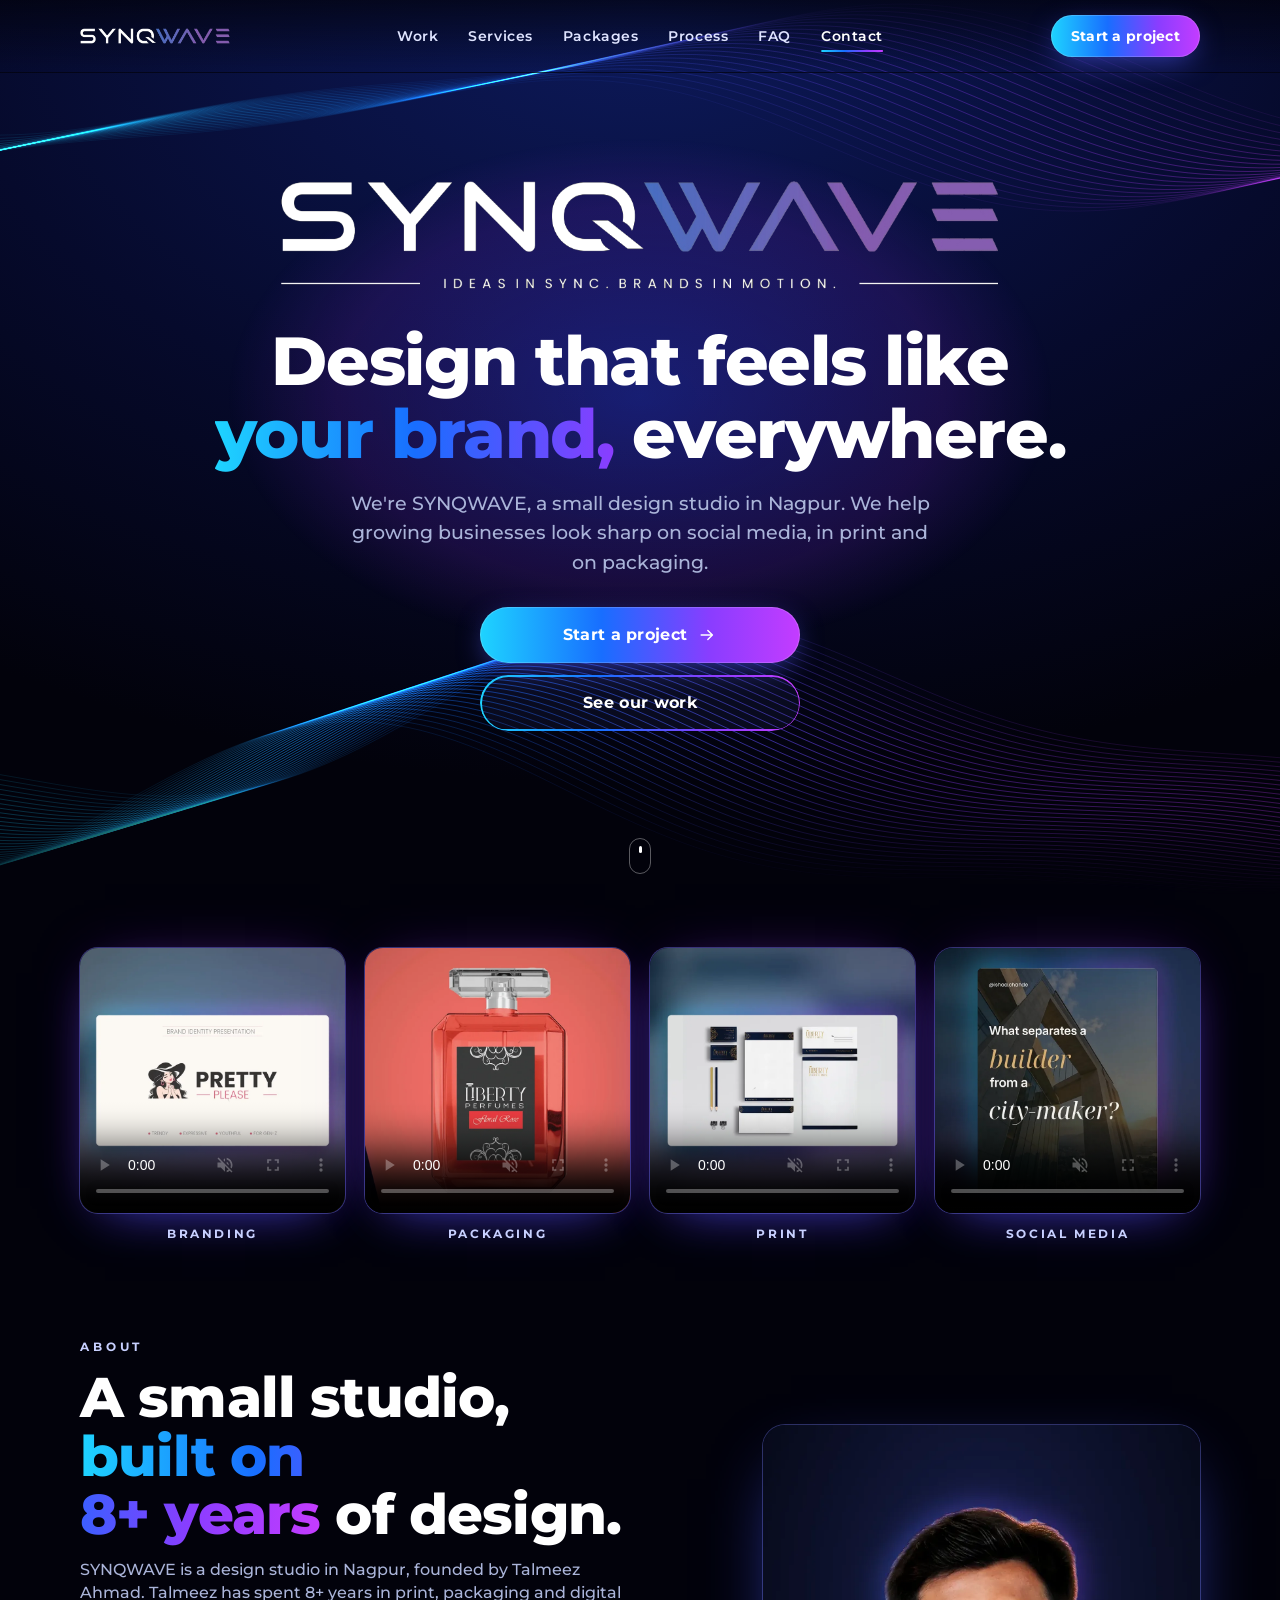
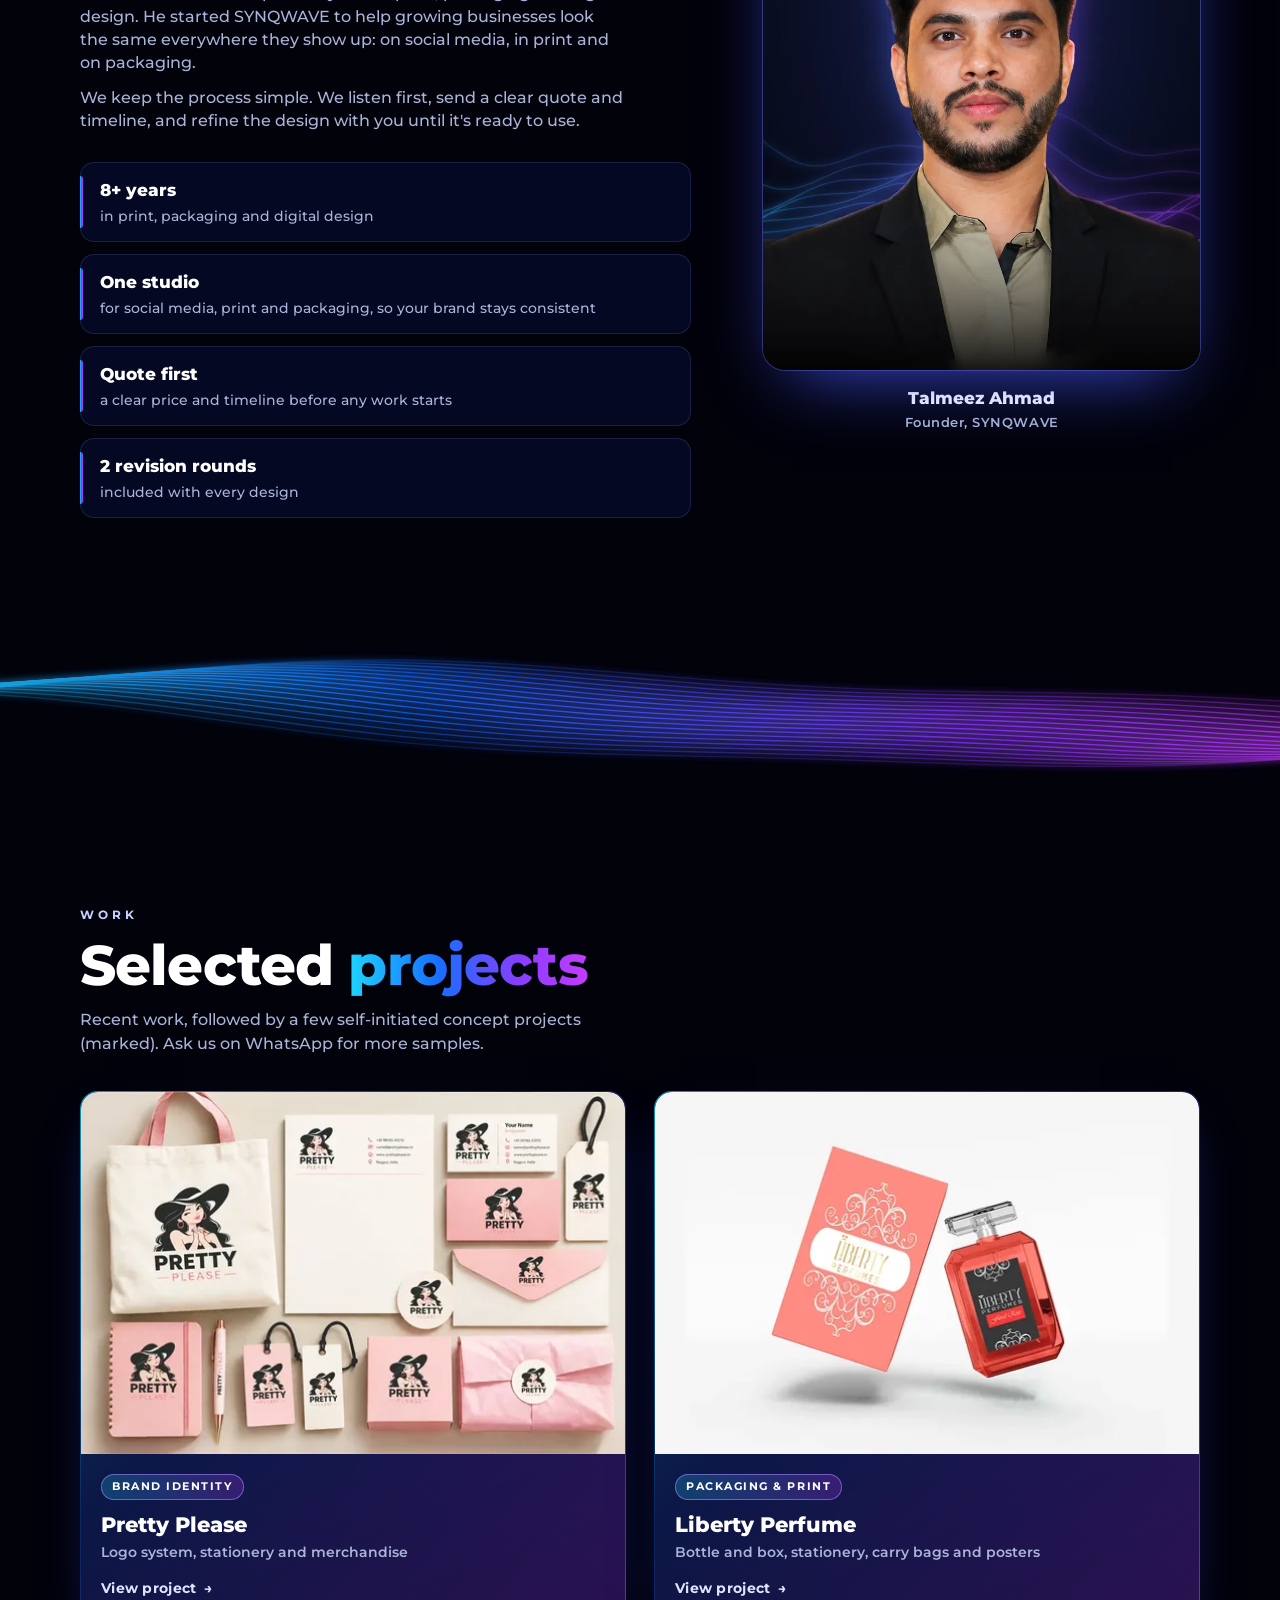
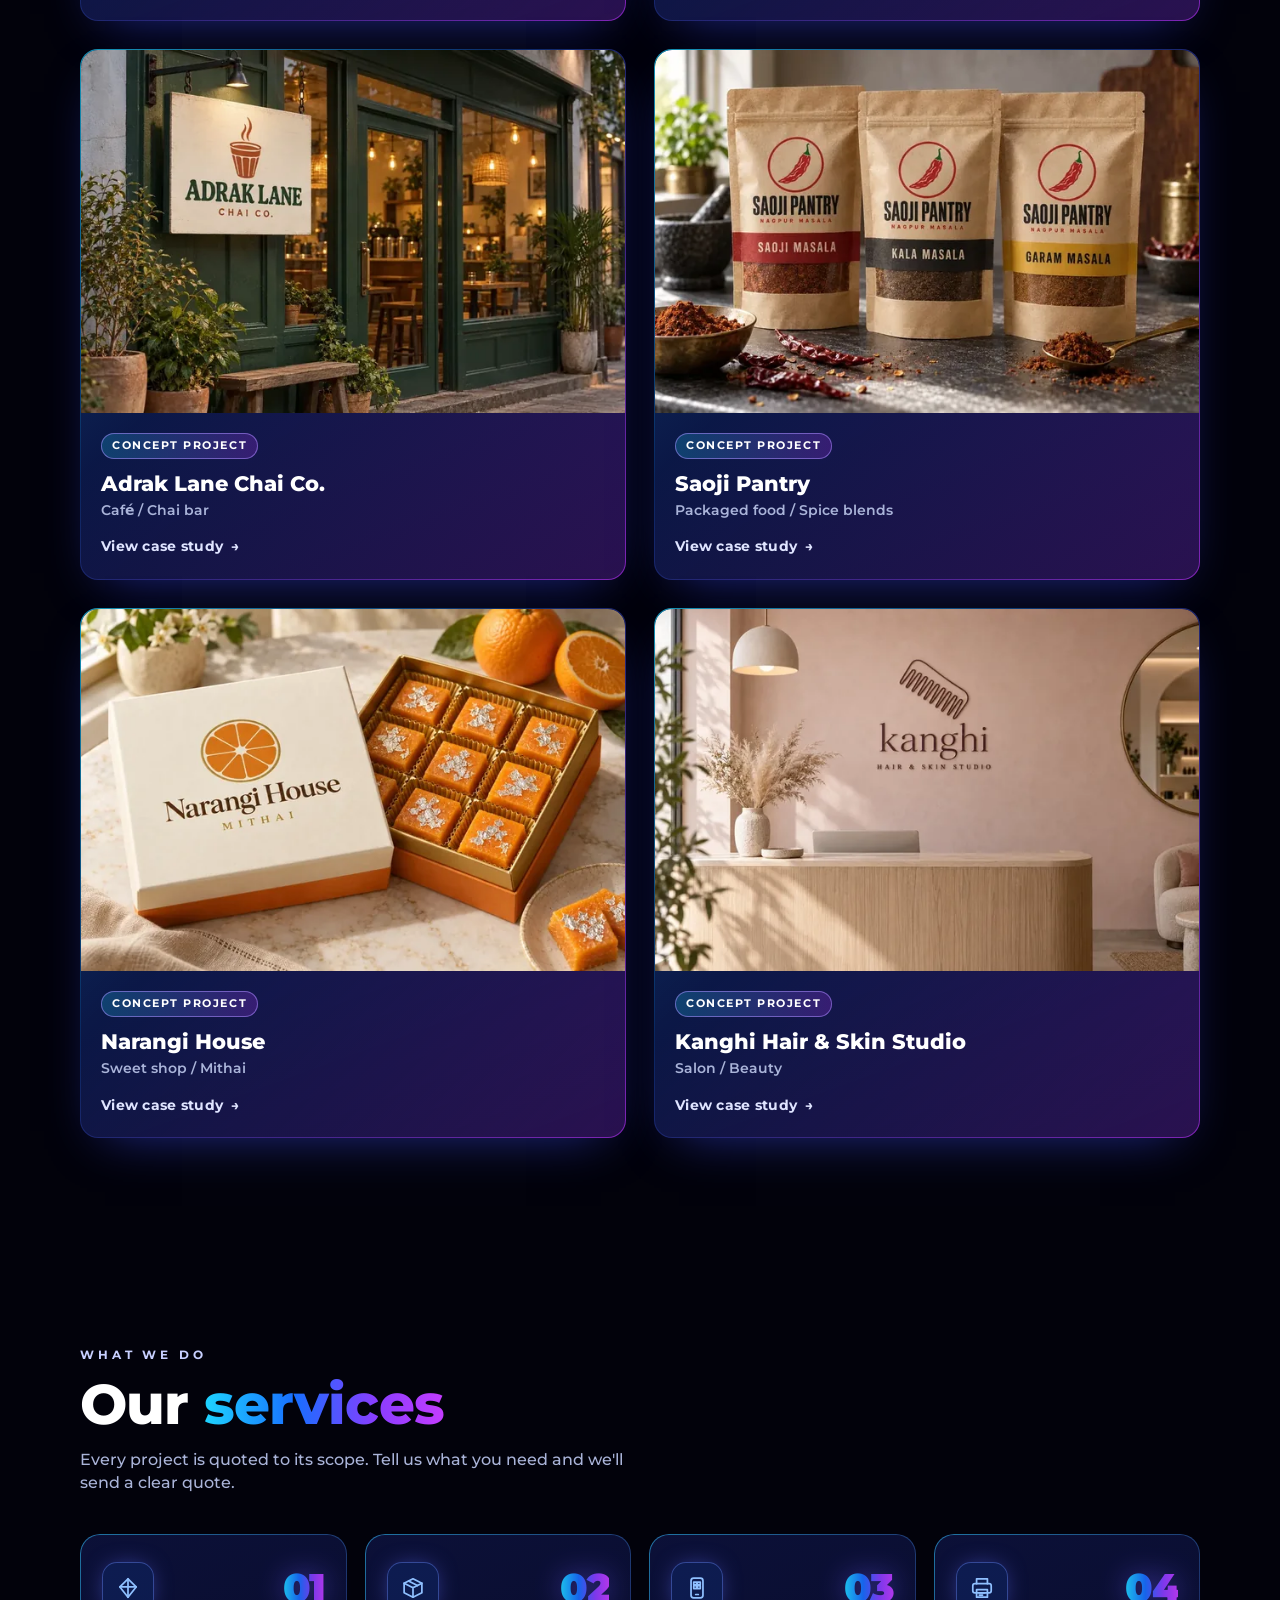
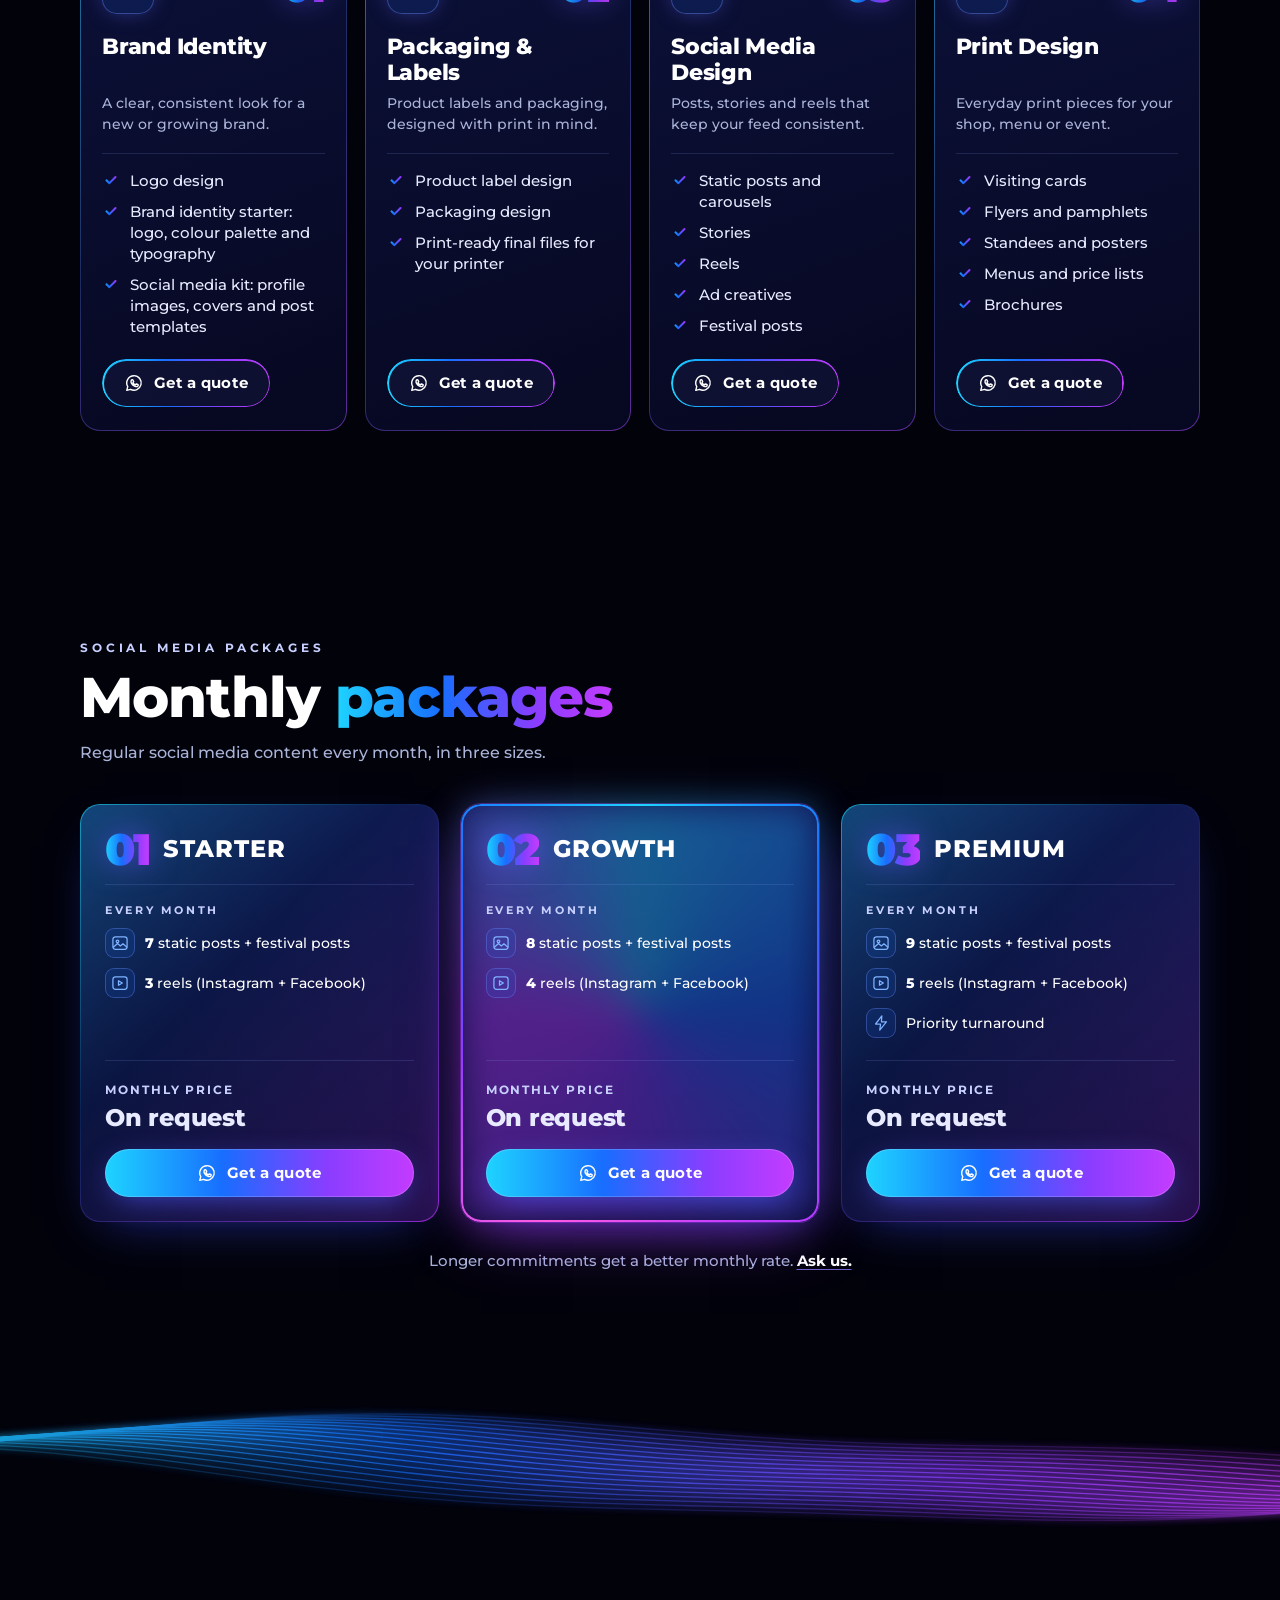
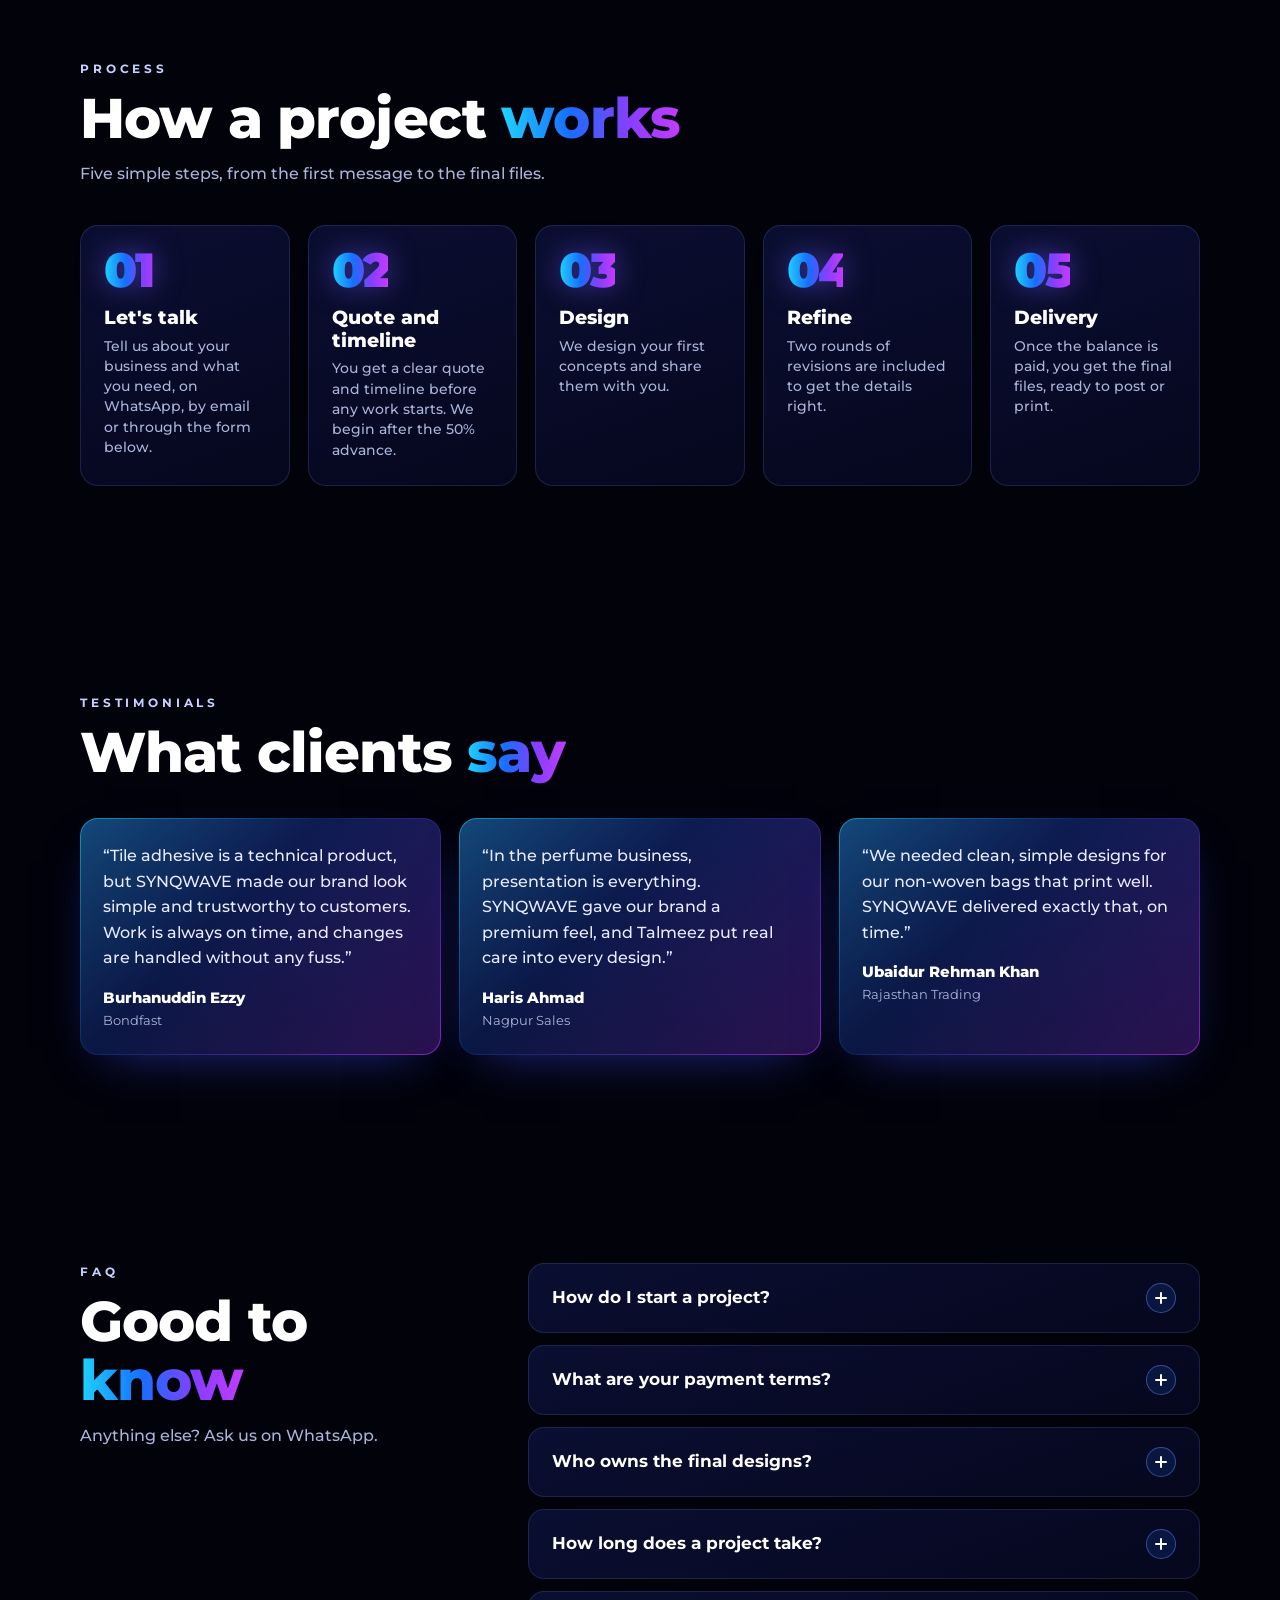
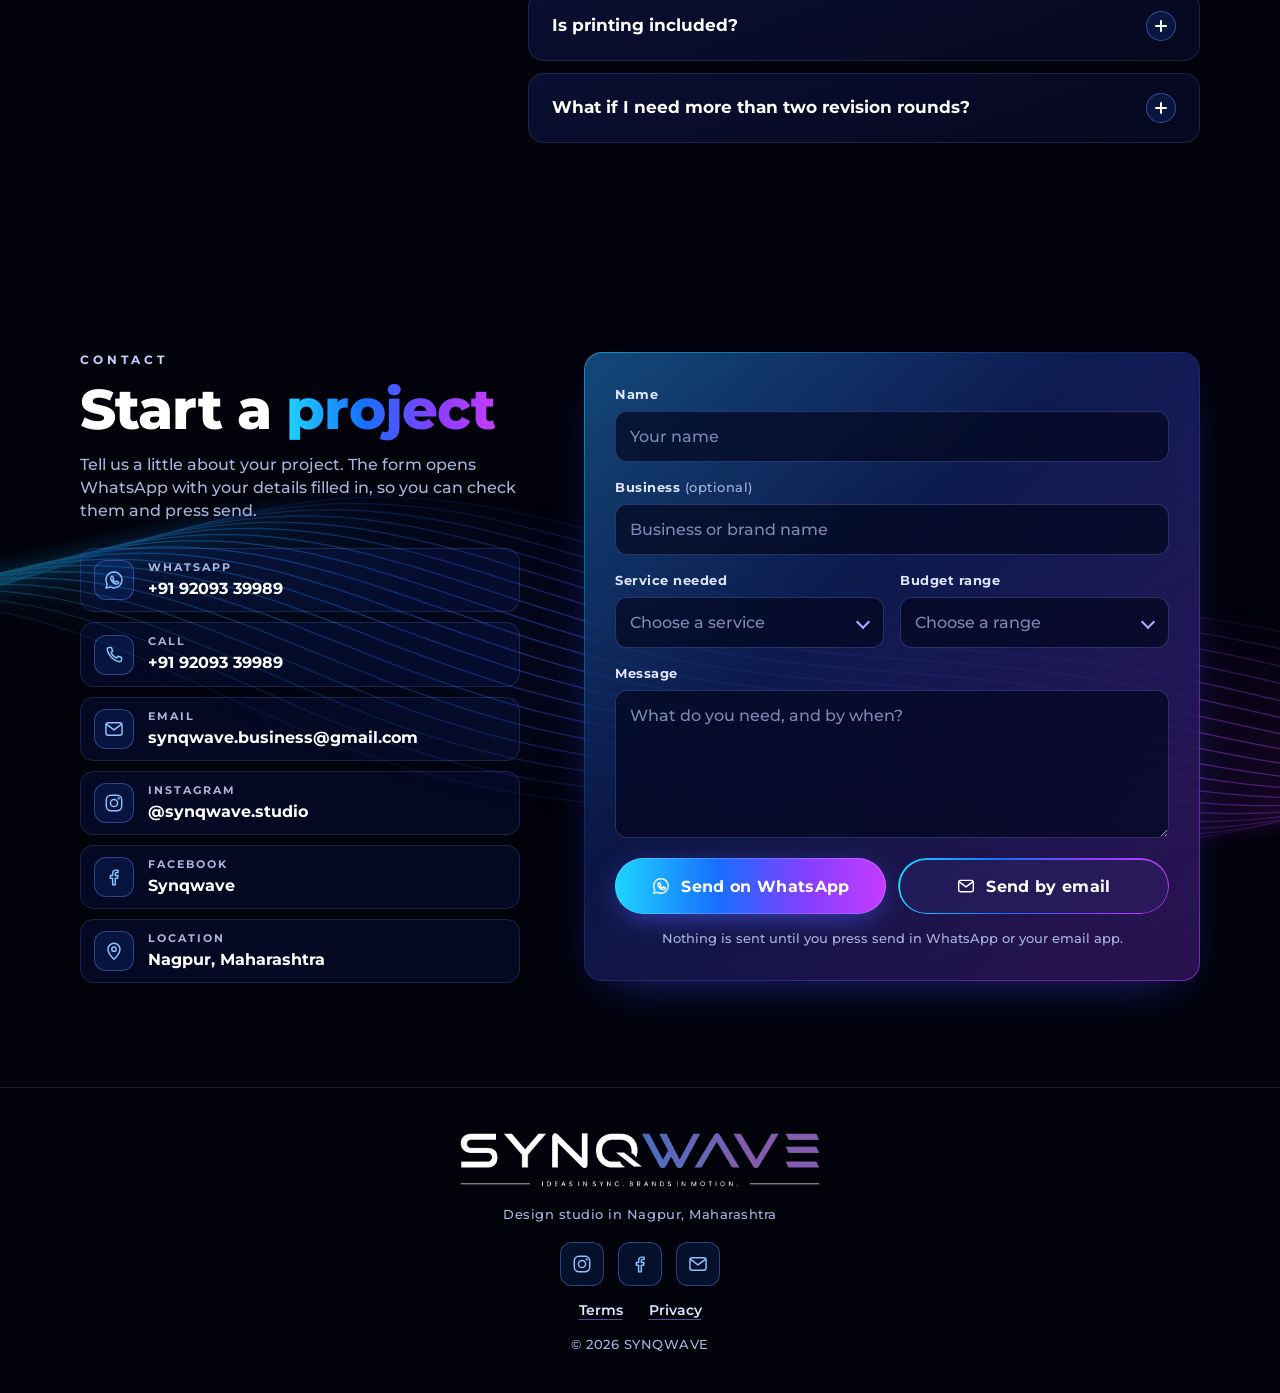
<file: index.html>
<!doctype html>
<html lang="en">
<head>
<meta charset="utf-8">
<meta name="viewport" content="width=device-width, initial-scale=1, viewport-fit=cover">
<title>SYNQWAVE | Creative Design &amp; Branding Studio in Nagpur</title>
<meta name="description" content="SYNQWAVE is a small design studio in Nagpur, Maharashtra. Brand identity, packaging and labels, social media design and print design for growing businesses.">
<link rel="canonical" href="https://synqwave.co/">
<meta name="theme-color" content="#02020b">
<meta property="og:site_name" content="SYNQWAVE">
<meta property="og:title" content="SYNQWAVE | Creative Design &amp; Branding Studio in Nagpur">
<meta property="og:description" content="Design that feels like your brand, everywhere. A small design studio in Nagpur for social media, print and packaging.">
<meta property="og:type" content="website">
<meta property="og:url" content="https://synqwave.co/">
<meta property="og:image" content="https://synqwave.co/og.jpg">
<meta property="og:image:alt" content="SYNQWAVE logo: Ideas in sync. Brands in motion.">
<meta property="og:image:width" content="1200">
<meta property="og:image:height" content="630">
<meta property="og:locale" content="en_IN">
<meta name="twitter:card" content="summary_large_image">
<meta name="twitter:title" content="SYNQWAVE | Creative Design &amp; Branding Studio in Nagpur">
<meta name="twitter:description" content="SYNQWAVE is a small design studio in Nagpur, Maharashtra. Brand identity, packaging and labels, social media design and print design for growing businesses.">
<meta name="twitter:image" content="https://synqwave.co/og.jpg">
<link rel="icon" href="assets/favicon.png?v=4p">
<link rel="preload" href="assets/montserrat.woff2?v=4p" as="font" type="font/woff2" crossorigin>
<link rel="preload" href="assets/synqwave-logo.webp?v=4p" as="image" fetchpriority="high">
<link rel="preload" href="assets/video/branding.webp?v=4p" as="image">
<link rel="stylesheet" href="styles.css?v=4t">
<script type="application/ld+json">{"@context": "https://schema.org", "@type": "LocalBusiness", "name": "SYNQWAVE", "description": "SYNQWAVE is a small design studio in Nagpur, Maharashtra. Brand identity, packaging and labels, social media design and print design for growing businesses.", "url": "https://synqwave.co/", "image": "https://synqwave.co/og.jpg", "logo": "https://synqwave.co/og.jpg", "telephone": "+91 92093 39989", "email": "synqwave.business@gmail.com", "address": {"@type": "PostalAddress", "addressLocality": "Nagpur", "addressRegion": "Maharashtra", "addressCountry": "IN"}, "founder": {"@type": "Person", "name": "Talmeez Ahmad"}}</script>
</head>
<body>
<svg width="0" height="0" style="position:absolute" aria-hidden="true">
  <symbol id="i-wa" viewBox="0 0 24 24"><path d="M12 3.2a8.7 8.7 0 0 0-7.5 13.1L3.3 20.8l4.6-1.2A8.7 8.7 0 1 0 12 3.2z"/><path d="M9 8.4c.2-.4.5-.4.8-.4h.5c.2 0 .4.1.5.4l.7 1.7c.1.2 0 .5-.1.6l-.5.6c-.1.1-.2.3 0 .5.3.6 1.3 1.8 2.6 2.3.2.1.4 0 .5-.1l.6-.7c.2-.2.4-.2.6-.1l1.6.8c.2.1.3.3.3.5 0 .6-.3 1.4-1.1 1.7-.7.3-1.6.4-3.4-.4-1.9-.9-3.3-2.8-3.7-3.6-.4-.8-.6-1.7-.4-2.5.1-.6.3-1 .5-1.3z"/></symbol>
  <symbol id="i-call" viewBox="0 0 24 24"><path d="M6.6 3.8h2.6l1.4 4-2 1.3a11.5 11.5 0 0 0 6.3 6.3l1.3-2 4 1.4v2.6a2 2 0 0 1-2.2 2A16.8 16.8 0 0 1 4.6 6a2 2 0 0 1 2-2.2z"/></symbol>
  <symbol id="i-mail" viewBox="0 0 24 24"><rect x="3.2" y="5.2" width="17.6" height="13.6" rx="2.4"/><path d="M4 7l8 6 8-6"/></symbol>
  <symbol id="i-ig" viewBox="0 0 24 24"><rect x="3.6" y="3.6" width="16.8" height="16.8" rx="5"/><circle cx="12" cy="12" r="3.9"/><circle cx="17.1" cy="6.9" r=".5"/></symbol>
  <symbol id="i-fb" viewBox="0 0 24 24"><path d="M13.4 20.6v-7.3h2.5l.4-2.9h-2.9V8.6c0-.8.3-1.4 1.5-1.4h1.5V4.6c-.3 0-1.2-.1-2.2-.1-2.2 0-3.7 1.3-3.7 3.8v2.1H8v2.9h2.5v7.3z"/></symbol>
  <symbol id="i-pin" viewBox="0 0 24 24"><path d="M12 21s-6.5-6.1-6.5-11A6.5 6.5 0 0 1 18.5 10c0 4.9-6.5 11-6.5 11z"/><circle cx="12" cy="10" r="2.4"/></symbol>
  <symbol id="i-arrow" viewBox="0 0 24 24"><path d="M5 12h13M13 6.5l5.5 5.5-5.5 5.5"/></symbol>
</svg>
<a class="skip" href="#main">Skip to content</a>

<header class="nav" id="nav">
  <div class="wrap nav-in">
    <a class="brand" href="#home" aria-label="SYNQWAVE home"><img src="assets/synqwave-wordmark.webp?v=4p" alt="SYNQWAVE" width="560" height="58"></a>
    <nav class="links" aria-label="Main">
      <a href="#work">Work</a><a href="#services">Services</a><a href="#packages">Packages</a><a href="#process">Process</a><a href="#faq">FAQ</a><a href="#contact">Contact</a>
    </nav>
    <div class="nav-act">
      <a class="btn btn-p btn-sm nav-cta" href="#contact">Start a project</a>
      <button class="burger" id="burger" type="button" aria-label="Open menu" aria-expanded="false" aria-controls="menu"><span></span><span></span><span></span></button>
    </div>
  </div>
  <div class="menu" id="menu" hidden>
    <nav class="menu-in wrap" aria-label="Mobile">
      <a href="#work"><i>01</i>Work</a>
      <a href="#services"><i>02</i>Services</a>
      <a href="#packages"><i>03</i>Packages</a>
      <a href="#process"><i>04</i>Process</a>
      <a href="#faq"><i>05</i>FAQ</a>
      <a href="#contact"><i>06</i>Contact</a>
      <a class="btn btn-p btn-lg" href="#contact">Start a project</a>
      <a class="menu-call" href="https://wa.me/919209339989?text=%F0%9F%8C%90%20From%20synqwave.co%20website%20%E2%80%94%20Hi%20SYNQWAVE%2C%20I%27d%20like%20to%20talk%20about%20a%20project." target="_blank" rel="noopener">or WhatsApp +91 92093 39989</a>
    </nav>
  </div>
</header>

<main id="main">
<section class="hero" id="home">
  <canvas class="hero-waves" id="waves" aria-hidden="true"></canvas>
  <div class="hero-glow" aria-hidden="true"></div>
  <div class="wrap hero-in">
    <div class="logo-wrap"><img class="logo" src="assets/synqwave-logo.webp?v=4p" fetchpriority="high" alt="SYNQWAVE logo: Ideas in sync. Brands in motion." width="1086" height="167"><span class="shine" aria-hidden="true"></span></div>
    <h1 class="headline"><span class="ln ln1">Design that feels like</span> <span class="ln ln2"><span class="grad-anim">your brand,</span> everywhere.</span></h1>
    <p class="lead">We're SYNQWAVE, a small design studio in Nagpur. We help growing businesses look sharp on social media, in print and on packaging.</p>
    <div class="cta hero-cta">
      <a class="btn btn-p btn-lg pulse" href="#contact">Start a project<svg class="bi" aria-hidden="true"><use href="#i-arrow"/></svg></a>
      <a class="btn btn-g btn-lg" href="#work">See our work</a>
    </div>
  </div>
  <a class="scroll" href="#about" aria-label="Scroll to About"></a>
</section>

<section class="svc-sec" id="services-video" aria-label="Services">
  <div class="wrap">
    <!-- Service videos (right after the hero): set serviceVideos in content.js. Hidden while empty. -->
    <div class="svc-row" id="svc-row">
      <figure class="svc rv"><div class="svc-frame"><video muted loop playsinline preload="none" aria-hidden="true" width="1080" height="1080" poster="assets/video/branding.webp?v=4p" data-src="assets/video/branding-d.mp4?v=4p" data-src-m="assets/video/branding-p.mp4?v=4p"></video></div><figcaption>Branding</figcaption></figure>
      <figure class="svc rv"><div class="svc-frame"><video muted loop playsinline preload="none" aria-hidden="true" width="1080" height="1080" poster="assets/video/packaging.webp?v=4p" data-src="assets/video/packaging-d.mp4?v=4p" data-src-m="assets/video/packaging-p.mp4?v=4p"></video></div><figcaption>Packaging</figcaption></figure>
      <figure class="svc rv"><div class="svc-frame"><video muted loop playsinline preload="none" aria-hidden="true" width="1080" height="1080" poster="assets/video/print.webp?v=4p" data-src="assets/video/print-d.mp4?v=4p" data-src-m="assets/video/print-p.mp4?v=4p"></video></div><figcaption>Print</figcaption></figure>
      <figure class="svc rv"><div class="svc-frame"><video muted loop playsinline preload="none" aria-hidden="true" width="1080" height="1080" poster="assets/video/social.webp?v=4p" data-src="assets/video/social-d.mp4?v=4p" data-src-m="assets/video/social-p.mp4?v=4p"></video></div><figcaption>Social Media</figcaption></figure>
      </div>
  </div>
</section>

<section class="about" id="about">
  <div class="wrap about-in">
    <div class="about-txt">
      <div class="rv">
        <span class="kicker">About</span>
        <h2 class="h2">A small studio, <span class="grad">built on <span class="nw">8+ years</span></span> of design.</h2>
        <p class="intro">SYNQWAVE is a design studio in Nagpur, founded by Talmeez Ahmad. Talmeez has spent 8+ years in print, packaging and digital design. He started SYNQWAVE to help growing businesses look the same everywhere they show up: on social media, in print and on packaging.</p>
        <p class="intro">We keep the process simple. We listen first, send a clear quote and timeline, and refine the design with you until it's ready to use.</p>
      </div>
      <ul class="facts" data-stagger>
        <li class="rv"><b>8+ years</b><span>in print, packaging and digital design</span></li>
        <li class="rv"><b>One studio</b><span>for social media, print and packaging, so your brand stays consistent</span></li>
        <li class="rv"><b>Quote first</b><span>a clear price and timeline before any work starts</span></li>
        <li class="rv"><b>2 revision rounds</b><span>included with every design</span></li>
      </ul>
    </div>
    <figure class="founder rv" id="founder">
      <div class="founder-frame has-photo" id="founder-frame"><img class="founder-photo" src="assets/founder-talmeez-v3.webp?v=4p" alt="Talmeez Ahmad, founder of SYNQWAVE" width="800" height="1000" loading="lazy" decoding="async"></div>
      <figcaption><b>Talmeez Ahmad</b><span>Founder, SYNQWAVE</span></figcaption>
    </figure>
  </div>
</section>

<div class="band-wrap" aria-hidden="true"><img class="band drift" src="assets/waves-band.svg?v=4p" alt=""></div>

<section class="work" id="work">
  <div class="wrap">
    <div class="rv">
      <span class="kicker">Work</span>
      <h2 class="h2">Selected <span class="grad">projects</span></h2>
      <p class="intro" id="work-intro">Recent work, followed by a few self-initiated concept projects (marked). Ask us on WhatsApp for more samples.</p>
    </div>
    <!-- Case studies: add entries to caseStudies in content.js. -->
    <div class="cases" id="cases">
      <article class="case panel rv"><div class="case-cover" style="background-image:url([data-uri])"><img src="assets/work/pretty-please-1.webp?v=4p" srcset="assets/work/pretty-please-1-640.webp?v=4p 640w, assets/work/pretty-please-1-1000.webp?v=4p 1000w, assets/work/pretty-please-1.webp?v=4p 1400w" sizes="(min-width:1280px) 544px, (min-width:1024px) 45vw, (min-width:768px) 44vw, calc(100vw - 42px)" alt="Pretty Please stationery and merchandise: tote bag, letterhead, business cards, tags, notebook and envelope" width="1200" height="800" loading="lazy" decoding="async"></div><div class="case-body"><span class="tag tag-c">Brand identity</span><h3>Pretty Please</h3><p class="case-ind">Logo system, stationery and merchandise</p><button class="case-open" type="button" aria-haspopup="dialog" aria-label="View project: Pretty Please"><span>View project</span><span class="case-ar" aria-hidden="true">→</span></button></div></article>
      <article class="case panel rv"><div class="case-cover" style="background-image:url([data-uri])"><img src="assets/work/liberty-perfume-1.webp?v=4p" srcset="assets/work/liberty-perfume-1-640.webp?v=4p 640w, assets/work/liberty-perfume-1.webp?v=4p 1052w" sizes="(min-width:1280px) 544px, (min-width:1024px) 45vw, (min-width:768px) 44vw, calc(100vw - 42px)" alt="Liberty Perfumes bottle and coral box" width="1200" height="800" loading="lazy" decoding="async"></div><div class="case-body"><span class="tag tag-c">Packaging &amp; print</span><h3>Liberty Perfume</h3><p class="case-ind">Bottle and box, stationery, carry bags and posters</p><button class="case-open" type="button" aria-haspopup="dialog" aria-label="View project: Liberty Perfume"><span>View project</span><span class="case-ar" aria-hidden="true">→</span></button></div></article>
      <article class="case panel rv"><div class="case-cover" style="background-image:url([data-uri])"><img src="assets/work/adrak-lane-storefront.webp?v=4p" srcset="assets/work/adrak-lane-storefront-640.webp?v=4p 640w, assets/work/adrak-lane-storefront-1000.webp?v=4p 1000w, assets/work/adrak-lane-storefront.webp?v=4p 1200w" sizes="(min-width:1280px) 544px, (min-width:1024px) 45vw, (min-width:768px) 44vw, calc(100vw - 42px)" alt="Adrak Lane Chai Co. shopfront at dusk with a cream hanging signboard showing the kulhad cup logo" width="1200" height="800" loading="lazy" decoding="async"></div><div class="case-body"><span class="tag tag-c">Concept project</span><h3>Adrak Lane Chai Co.</h3><p class="case-ind">Café / Chai bar</p><button class="case-open" type="button" aria-haspopup="dialog" aria-label="View case study: Adrak Lane Chai Co."><span>View case study</span><span class="case-ar" aria-hidden="true">→</span></button></div></article>
      <article class="case panel rv"><div class="case-cover" style="background-image:url([data-uri])"><img src="assets/work/saoji-pantry-pouches.webp?v=4p" srcset="assets/work/saoji-pantry-pouches-640.webp?v=4p 640w, assets/work/saoji-pantry-pouches-1000.webp?v=4p 1000w, assets/work/saoji-pantry-pouches.webp?v=4p 1200w" sizes="(min-width:1280px) 544px, (min-width:1024px) 45vw, (min-width:768px) 44vw, calc(100vw - 42px)" alt="Saoji Pantry kraft spice pouches for Saoji Masala, Kala Masala and Garam Masala on a slate counter" width="1200" height="800" loading="lazy" decoding="async"></div><div class="case-body"><span class="tag tag-c">Concept project</span><h3>Saoji Pantry</h3><p class="case-ind">Packaged food / Spice blends</p><button class="case-open" type="button" aria-haspopup="dialog" aria-label="View case study: Saoji Pantry"><span>View case study</span><span class="case-ar" aria-hidden="true">→</span></button></div></article>
      <article class="case panel rv"><div class="case-cover" style="background-image:url([data-uri])"><img src="assets/work/narangi-house-box.webp?v=4p" srcset="assets/work/narangi-house-box-640.webp?v=4p 640w, assets/work/narangi-house-box-1000.webp?v=4p 1000w, assets/work/narangi-house-box.webp?v=4p 1200w" sizes="(min-width:1280px) 544px, (min-width:1024px) 45vw, (min-width:768px) 44vw, calc(100vw - 42px)" alt="Narangi House ivory and orange sweet box with gold-foil logo, opened to show orange burfi" width="1200" height="800" loading="lazy" decoding="async"></div><div class="case-body"><span class="tag tag-c">Concept project</span><h3>Narangi House</h3><p class="case-ind">Sweet shop / Mithai</p><button class="case-open" type="button" aria-haspopup="dialog" aria-label="View case study: Narangi House"><span>View case study</span><span class="case-ar" aria-hidden="true">→</span></button></div></article>
      <article class="case panel rv"><div class="case-cover" style="background-image:url([data-uri])"><img src="assets/work/kanghi-studio-reception.webp?v=4p" srcset="assets/work/kanghi-studio-reception-640.webp?v=4p 640w, assets/work/kanghi-studio-reception-1000.webp?v=4p 1000w, assets/work/kanghi-studio-reception.webp?v=4p 1200w" sizes="(min-width:1280px) 544px, (min-width:1024px) 45vw, (min-width:768px) 44vw, calc(100vw - 42px)" alt="Kanghi Hair &amp; Skin Studio reception with the logo on a blush-pink wall above an oak desk" width="1200" height="800" loading="lazy" decoding="async"></div><div class="case-body"><span class="tag tag-c">Concept project</span><h3>Kanghi Hair &amp; Skin Studio</h3><p class="case-ind">Salon / Beauty</p><button class="case-open" type="button" aria-haspopup="dialog" aria-label="View case study: Kanghi Hair &amp; Skin Studio"><span>View case study</span><span class="case-ar" aria-hidden="true">→</span></button></div></article>
      </div>
    <!-- Case study viewer: filled from caseStudies in content.js when a card is tapped. -->
    <dialog class="cs" id="cs" aria-labelledby="cs-title">
      <button class="cs-x" type="button" aria-label="Close case study"><svg viewBox="0 0 24 24" aria-hidden="true"><path d="M6 6l12 12M18 6L6 18"/></svg></button>
      <div class="cs-scroll">
        <div class="cs-head"></div>
        <div class="cs-imgs"></div>
        <dl class="cs-dl"></dl>
        <div class="cs-foot"><a class="btn btn-p btn-md cs-cta" href="#contact">Start a project</a></div>
      </div>
    </dialog>
  </div>
</section>

<section id="services">
  <div class="wrap">
    <div class="rv">
      <span class="kicker">What we do</span>
      <h2 class="h2">Our <span class="grad">services</span></h2>
      <p class="intro">Every project is quoted to its scope. Tell us what you need and we'll send a clear quote.</p>
    </div>
    <div class="svcs" data-stagger>
<article class="svc card rv" id="svc-01">
  <div class="svc-top"><span class="sic"><svg class="lic" viewBox="0 0 24 24" aria-hidden="true"><path d="M12 3.5l7.5 7.5-7.5 9.5L4.5 11z"/><path d="M12 3.5v17M4.5 11h15"/></svg></span><span class="num sm">01</span></div>
  <h3>Brand Identity</h3>
  <p class="sub">A clear, consistent look for a new or growing brand.</p>
  <ul class="ticks"><li>Logo design</li><li>Brand identity starter: logo, colour palette and typography</li><li>Social media kit: profile images, covers and post templates</li></ul>
  <a class="btn btn-g btn-md quote" href="https://wa.me/919209339989?text=%F0%9F%8C%90%20From%20synqwave.co%20website%20%E2%80%94%20Hi%20SYNQWAVE%2C%20I%27d%20like%20a%20quote%20for%20Brand%20Identity." target="_blank" rel="noopener"><svg class="bi" aria-hidden="true"><use href="#i-wa"/></svg>Get a quote</a>
</article>
<article class="svc card rv" id="svc-02">
  <div class="svc-top"><span class="sic"><svg class="lic" viewBox="0 0 24 24" aria-hidden="true"><path d="M3.8 7.6L12 3.5l8.2 4.1v8.8L12 20.5l-8.2-4.1z"/><path d="M3.8 7.6L12 11.7l8.2-4.1M12 11.7v8.8"/><path d="M7.9 5.6l8.2 4.1"/></svg></span><span class="num sm">02</span></div>
  <h3>Packaging &amp; Labels</h3>
  <p class="sub">Product labels and packaging, designed with print in mind.</p>
  <ul class="ticks"><li>Product label design</li><li>Packaging design</li><li>Print-ready final files for your printer</li></ul>
  <a class="btn btn-g btn-md quote" href="https://wa.me/919209339989?text=%F0%9F%8C%90%20From%20synqwave.co%20website%20%E2%80%94%20Hi%20SYNQWAVE%2C%20I%27d%20like%20a%20quote%20for%20Packaging%20%26%20Labels." target="_blank" rel="noopener"><svg class="bi" aria-hidden="true"><use href="#i-wa"/></svg>Get a quote</a>
</article>
<article class="svc card rv" id="svc-03">
  <div class="svc-top"><span class="sic"><svg class="lic" viewBox="0 0 24 24" aria-hidden="true"><rect x="6.5" y="2.8" width="11" height="18.4" rx="2.4"/><path d="M9 6.5h2.6v2.6H9zM12.4 6.5H15v2.6h-2.6zM9 9.9h2.6v2.6H9zM12.4 9.9H15v2.6h-2.6z"/><path d="M10.8 18h2.4"/></svg></span><span class="num sm">03</span></div>
  <h3>Social Media Design</h3>
  <p class="sub">Posts, stories and reels that keep your feed consistent.</p>
  <ul class="ticks"><li>Static posts and carousels</li><li>Stories</li><li>Reels</li><li>Ad creatives</li><li>Festival posts</li></ul>
  <a class="btn btn-g btn-md quote" href="https://wa.me/919209339989?text=%F0%9F%8C%90%20From%20synqwave.co%20website%20%E2%80%94%20Hi%20SYNQWAVE%2C%20I%27d%20like%20a%20quote%20for%20Social%20Media%20Design." target="_blank" rel="noopener"><svg class="bi" aria-hidden="true"><use href="#i-wa"/></svg>Get a quote</a>
</article>
<article class="svc card rv" id="svc-04">
  <div class="svc-top"><span class="sic"><svg class="lic" viewBox="0 0 24 24" aria-hidden="true"><path d="M7 8V3.5h10V8"/><rect x="3.5" y="8" width="17" height="8.5" rx="2"/><path d="M7 13.5h10v7H7z"/><path d="M9.5 16.5h5M9.5 18.5h3"/></svg></span><span class="num sm">04</span></div>
  <h3>Print Design</h3>
  <p class="sub">Everyday print pieces for your shop, menu or event.</p>
  <ul class="ticks"><li>Visiting cards</li><li>Flyers and pamphlets</li><li>Standees and posters</li><li>Menus and price lists</li><li>Brochures</li></ul>
  <a class="btn btn-g btn-md quote" href="https://wa.me/919209339989?text=%F0%9F%8C%90%20From%20synqwave.co%20website%20%E2%80%94%20Hi%20SYNQWAVE%2C%20I%27d%20like%20a%20quote%20for%20Print%20Design." target="_blank" rel="noopener"><svg class="bi" aria-hidden="true"><use href="#i-wa"/></svg>Get a quote</a>
</article>
    </div>
  </div>
</section>

<section id="packages">
  <div class="wrap">
    <div class="rv">
      <span class="kicker">Social media packages</span>
      <h2 class="h2">Monthly <span class="grad">packages</span></h2>
      <p class="intro">Regular social media content every month, in three sizes.</p>
    </div>
    <div class="pkgs" data-stagger>
<article class="pkg rv" data-tier="starter">
  <header class="pkg-head"><span class="num sm">01</span><h3>Starter</h3></header>
  <p class="lbl">Every month</p>
  <ul class="inc"><li><svg class="ic" viewBox="0 0 24 24" aria-hidden="true"><rect x="3.5" y="4.5" width="17" height="15" rx="3"/><circle cx="9" cy="10" r="1.6"/><path d="M4 17l5-4.5 3.5 3 3-2.5 4.5 3.8"/></svg><span><b>7</b> static posts + festival posts</span></li><li><svg class="ic" viewBox="0 0 24 24" aria-hidden="true"><rect x="3.5" y="4.5" width="17" height="15" rx="3"/><path d="M10.2 9.3v5.4l4.6-2.7z"/></svg><span><b>3</b> reels (Instagram + Facebook)</span></li></ul>
  <div class="pbox" data-price><p class="pfrom">Monthly price</p><p class="big ask">On request</p></div>
  <a class="btn btn-p btn-md" href="https://wa.me/919209339989?text=%F0%9F%8C%90%20From%20synqwave.co%20website%20%E2%80%94%20Hi%20SYNQWAVE%2C%20could%20you%20send%20me%20a%20quote%20for%20the%20Starter%20package%3F" target="_blank" rel="noopener"><svg class="bi" aria-hidden="true"><use href="#i-wa"/></svg>Get a quote</a>
</article>
<article class="pkg feat rv" data-tier="growth"><span class="ring" aria-hidden="true"></span>
  <header class="pkg-head"><span class="num sm">02</span><h3>Growth</h3></header>
  <p class="lbl">Every month</p>
  <ul class="inc"><li><svg class="ic" viewBox="0 0 24 24" aria-hidden="true"><rect x="3.5" y="4.5" width="17" height="15" rx="3"/><circle cx="9" cy="10" r="1.6"/><path d="M4 17l5-4.5 3.5 3 3-2.5 4.5 3.8"/></svg><span><b>8</b> static posts + festival posts</span></li><li><svg class="ic" viewBox="0 0 24 24" aria-hidden="true"><rect x="3.5" y="4.5" width="17" height="15" rx="3"/><path d="M10.2 9.3v5.4l4.6-2.7z"/></svg><span><b>4</b> reels (Instagram + Facebook)</span></li></ul>
  <div class="pbox" data-price><p class="pfrom">Monthly price</p><p class="big ask">On request</p></div>
  <a class="btn btn-p btn-md" href="https://wa.me/919209339989?text=%F0%9F%8C%90%20From%20synqwave.co%20website%20%E2%80%94%20Hi%20SYNQWAVE%2C%20could%20you%20send%20me%20a%20quote%20for%20the%20Growth%20package%3F" target="_blank" rel="noopener"><svg class="bi" aria-hidden="true"><use href="#i-wa"/></svg>Get a quote</a>
</article>
<article class="pkg rv" data-tier="premium">
  <header class="pkg-head"><span class="num sm">03</span><h3>Premium</h3></header>
  <p class="lbl">Every month</p>
  <ul class="inc"><li><svg class="ic" viewBox="0 0 24 24" aria-hidden="true"><rect x="3.5" y="4.5" width="17" height="15" rx="3"/><circle cx="9" cy="10" r="1.6"/><path d="M4 17l5-4.5 3.5 3 3-2.5 4.5 3.8"/></svg><span><b>9</b> static posts + festival posts</span></li><li><svg class="ic" viewBox="0 0 24 24" aria-hidden="true"><rect x="3.5" y="4.5" width="17" height="15" rx="3"/><path d="M10.2 9.3v5.4l4.6-2.7z"/></svg><span><b>5</b> reels (Instagram + Facebook)</span></li><li><svg class="ic" viewBox="0 0 24 24" aria-hidden="true"><path d="M13 3.5L5.5 13.2h6l-1 7.3 8-9.9h-6z"/></svg><span>Priority turnaround</span></li></ul>
  <div class="pbox" data-price><p class="pfrom">Monthly price</p><p class="big ask">On request</p></div>
  <a class="btn btn-p btn-md" href="https://wa.me/919209339989?text=%F0%9F%8C%90%20From%20synqwave.co%20website%20%E2%80%94%20Hi%20SYNQWAVE%2C%20could%20you%20send%20me%20a%20quote%20for%20the%20Premium%20package%3F" target="_blank" rel="noopener"><svg class="bi" aria-hidden="true"><use href="#i-wa"/></svg>Get a quote</a>
</article>
    </div>
    <p class="pk-note rv">Longer commitments get a better monthly rate. <a href="https://wa.me/919209339989?text=%F0%9F%8C%90%20From%20synqwave.co%20website%20%E2%80%94%20Hi%20SYNQWAVE%2C%20what%20is%20the%20monthly%20rate%20for%20a%20longer%20package%20commitment%3F" target="_blank" rel="noopener">Ask us.</a></p>
  </div>
</section>

<div class="band-wrap" aria-hidden="true"><img class="band drift" src="assets/waves-band.svg?v=4p" alt=""></div>

<section class="process" id="process">
  <div class="wrap">
    <div class="rv">
      <span class="kicker">Process</span>
      <h2 class="h2">How a project <span class="grad">works</span></h2>
      <p class="intro">Five simple steps, from the first message to the final files.</p>
    </div>
    <ol class="steps" data-stagger><li class="step rv"><span class="num sm">01</span><div><h3>Let's talk</h3><p>Tell us about your business and what you need, on WhatsApp, by email or through the form below.</p></div></li><li class="step rv"><span class="num sm">02</span><div><h3>Quote and timeline</h3><p>You get a clear quote and timeline before any work starts. We begin after the 50% advance.</p></div></li><li class="step rv"><span class="num sm">03</span><div><h3>Design</h3><p>We design your first concepts and share them with you.</p></div></li><li class="step rv"><span class="num sm">04</span><div><h3>Refine</h3><p>Two rounds of revisions are included to get the details right.</p></div></li><li class="step rv"><span class="num sm">05</span><div><h3>Delivery</h3><p>Once the balance is paid, you get the final files, ready to post or print.</p></div></li></ol>
  </div>
</section>

<!-- Testimonials: add entries to testimonials in content.js. Hidden while empty. -->
<section class="testis" id="testimonials" hidden>
  <div class="wrap">
    <div class="rv">
      <span class="kicker">Testimonials</span>
      <h2 class="h2">What clients <span class="grad">say</span></h2>
    </div>
    <div class="t-grid" id="t-grid"></div>
  </div>
</section>

<section class="faq" id="faq">
  <div class="wrap faq-in">
    <div class="rv faq-head">
      <span class="kicker">FAQ</span>
      <h2 class="h2">Good to <span class="grad">know</span></h2>
      <p class="intro">Anything else? Ask us on WhatsApp.</p>
    </div>
    <div class="qa" data-stagger><details class="q rv"><summary><span>How do I start a project?</span><i class="pm" aria-hidden="true"></i></summary><div class="ans"><p>Message us on WhatsApp at <a class="nw" href="https://wa.me/919209339989?text=%F0%9F%8C%90%20From%20synqwave.co%20website%20%E2%80%94%20Hi%20SYNQWAVE%2C%20I%27d%20like%20to%20talk%20about%20a%20project." target="_blank" rel="noopener">+91 92093 39989</a>, email <a href="mailto:synqwave.business@gmail.com">synqwave.business@gmail.com</a>, or <a href="#contact">fill in the form below</a>. We'll reply with a few questions or a quote.</p></div></details><details class="q rv"><summary><span>What are your payment terms?</span><i class="pm" aria-hidden="true"></i></summary><div class="ans"><p>We take a 50% advance to start the work. The balance is due before we hand over the final files.</p></div></details><details class="q rv"><summary><span>Who owns the final designs?</span><i class="pm" aria-hidden="true"></i></summary><div class="ans"><p>You do. Ownership of the final designs transfers to you once the final payment is made.</p></div></details><details class="q rv"><summary><span>How long does a project take?</span><i class="pm" aria-hidden="true"></i></summary><div class="ans"><p>It depends on the job, but here's what we usually take (working days, after we have your brief and content):</p><ul class="tlist"><li><span>Social media posts and stories</span><b>1–2 days</b></li><li><span>Reels</span><b>2–3 days</b></li><li><span>Visiting cards, flyers, posters and menus</span><b>2–3 days</b></li><li><span>Logo design, including first concepts</span><b>4–6 days</b></li><li><span>Packaging and labels</span><b>5–7 days</b></li><li><span>Full brand identity</span><b>10–15 days</b></li><li class="wide"><span>Monthly packages: we plan the month's calendar with you in week one and deliver on a schedule.</span></li></ul><p>Need it urgently? Tell us; we'll be honest about whether we can do it. We confirm the exact timeline with every quote.</p></div></details><details class="q rv"><summary><span>Is printing included?</span><i class="pm" aria-hidden="true"></i></summary><div class="ans"><p>No. Our quotes cover design only. Printing cost is separate and depends on size, material and quantity.</p></div></details><details class="q rv"><summary><span>What if I need more than two revision rounds?</span><i class="pm" aria-hidden="true"></i></summary><div class="ans"><p>Two revision rounds are included. After that, each extra revision is ₹50.</p></div></details></div>
  </div>
</section>

<section class="contact" id="contact">
  <img class="waves drift" src="assets/waves-band.svg?v=4p" alt="" aria-hidden="true">
  <div class="wrap contact-in">
    <div class="c-info rv">
      <span class="kicker">Contact</span>
      <h2 class="h2">Start a <span class="grad">project</span></h2>
      <p class="intro">Tell us a little about your project. The form opens WhatsApp with your details filled in, so you can check them and press send.</p>
      <ul class="c-list">
        <li><svg class="bi" aria-hidden="true"><use href="#i-wa"/></svg><div><span>WhatsApp</span><a href="https://wa.me/919209339989?text=%F0%9F%8C%90%20From%20synqwave.co%20website%20%E2%80%94%20Hi%20SYNQWAVE%2C%20I%27d%20like%20to%20talk%20about%20a%20project." target="_blank" rel="noopener">+91 92093 39989</a></div></li>
        <li><svg class="bi" aria-hidden="true"><use href="#i-call"/></svg><div><span>Call</span><a href="tel:+919209339989">+91 92093 39989</a></div></li>
        <li><svg class="bi" aria-hidden="true"><use href="#i-mail"/></svg><div><span>Email</span><a class="c-em" href="mailto:synqwave.business@gmail.com">synqwave.business<wbr>@gmail.com</a></div></li>
        <li><svg class="bi" aria-hidden="true"><use href="#i-ig"/></svg><div><span>Instagram</span><a href="https://www.instagram.com/synqwave.studio/" target="_blank" rel="noopener" aria-label="SYNQWAVE on Instagram, @synqwave.studio (opens in a new tab)">@synqwave.studio</a></div></li>
        <li><svg class="bi" aria-hidden="true"><use href="#i-fb"/></svg><div><span>Facebook</span><a href="https://www.facebook.com/profile.php?id=61596019736936" target="_blank" rel="noopener" aria-label="SYNQWAVE on Facebook (opens in a new tab)">Synqwave</a></div></li>
        <li><svg class="bi" aria-hidden="true"><use href="#i-pin"/></svg><div><span>Location</span><p>Nagpur, Maharashtra</p></div></li>
      </ul>
    </div>
    <form class="form panel rv" id="enquiry" novalidate>
      <div class="fld"><label for="f-name">Name</label><input id="f-name" name="name" type="text" autocomplete="name" required placeholder="Your name"></div>
      <div class="fld"><label for="f-business">Business <em>(optional)</em></label><input id="f-business" name="business" type="text" autocomplete="organization" placeholder="Business or brand name"></div>
      <div class="fld2">
        <div class="fld"><label for="f-service">Service needed</label><div class="sel"><select id="f-service" name="service" required>
          <option value="" selected disabled>Choose a service</option>
          <option>Brand Identity</option><option>Packaging &amp; Labels</option><option>Social Media Design</option><option>Print Design</option><option>Packages</option><option>Other</option>
        </select></div></div>
        <div class="fld"><label for="f-budget">Budget range</label><div class="sel"><select id="f-budget" name="budget">
          <option value="" selected disabled>Choose a range</option>
          <option>Under ₹5,000</option><option>₹5,000–15,000</option><option>₹15,000–50,000</option><option>₹50,000+</option><option>Not sure</option>
        </select></div></div>
      </div>
      <div class="fld"><label for="f-message">Message</label><textarea id="f-message" name="message" rows="5" required placeholder="What do you need, and by when?"></textarea></div>
      <p class="f-err" id="f-err" role="alert" hidden>Please fill in your name, the service and a short message.</p>
      <div class="f-act">
        <button class="btn btn-p btn-lg" type="submit"><svg class="bi" aria-hidden="true"><use href="#i-wa"/></svg>Send on WhatsApp</button>
        <button class="btn btn-g btn-lg" type="button" id="send-mail"><svg class="bi" aria-hidden="true"><use href="#i-mail"/></svg>Send by email</button>
      </div>
      <p class="f-note">Nothing is sent until you press send in WhatsApp or your email app.</p>
    </form>
  </div>
</section>
</main>

<footer>
  <div class="wrap foot-in">
    <img src="assets/synqwave-logo.webp?v=4p" alt="SYNQWAVE logo" width="1086" height="167" loading="lazy">
    <p class="f-loc">Design studio in Nagpur, Maharashtra</p>
    <nav class="f-social" aria-label="Social">
      <a href="https://www.instagram.com/synqwave.studio/" target="_blank" rel="noopener" aria-label="SYNQWAVE on Instagram (opens in a new tab)"><svg class="bi" aria-hidden="true"><use href="#i-ig"/></svg></a>
      <a href="https://www.facebook.com/profile.php?id=61596019736936" target="_blank" rel="noopener" aria-label="SYNQWAVE on Facebook (opens in a new tab)"><svg class="bi" aria-hidden="true"><use href="#i-fb"/></svg></a>
      <a href="mailto:synqwave.business@gmail.com" aria-label="Email SYNQWAVE"><svg class="bi" aria-hidden="true"><use href="#i-mail"/></svg></a>
    </nav>
    <nav class="f-links" aria-label="Legal"><a href="terms.html">Terms</a><a href="privacy.html">Privacy</a></nav>
    <p class="copy">© 2026 SYNQWAVE</p>
  </div>
</footer>
<!--inline-js:start (generated by build-inline.py from content.js + main.js; edit those files, not this block)-->
<script>/* content.js */
/* SYNQWAVE site content.
   Everything that is still to come from the studio lives here. Fill in a value, save, republish.
   Leave a list empty ([]) or a value empty ("") and that part of the site stays hidden,
   so nothing placeholder-like ever shows. Images: put files in assets/ and use their path.
   Every asset path carries ?v=<version>; when you replace a file, change the version (find-and-replace ?v=4p
   in index.html, content.js, styles.css) so no browser keeps an old or failed copy.
   The work cards, service videos and founder photo are ALSO written directly in index.html (so they show
   even before JavaScript runs); when you change them here, change index.html to match. */
window.SYNQWAVE_CONTENT = {

  /* Founder photo for the About section. Empty = the logo tile shows instead.
     Example: founderPhoto: "assets/founder.webp?v=4p" */
  founderPhoto: "assets/founder-talmeez-v3.webp?v=4p",

  /* Service videos right after the hero, in order. Muted, looping, play while on screen.
     src = 1080px file (900px and wider), srcM = 810px light file (phones), poster = still. Empty list = hidden. */
  serviceVideos: [
    { label: "Branding",     src: "assets/video/branding-d.mp4?v=4p", srcM: "assets/video/branding-p.mp4?v=4p",  poster: "assets/video/branding.webp?v=4p" },
    { label: "Packaging",    src: "assets/video/packaging-d.mp4?v=4p", srcM: "assets/video/packaging-p.mp4?v=4p", poster: "assets/video/packaging.webp?v=4p" },
    { label: "Print",        src: "assets/video/print-d.mp4?v=4p", srcM: "assets/video/print-p.mp4?v=4p",     poster: "assets/video/print.webp?v=4p" },
    { label: "Social Media", src: "assets/video/social-d.mp4?v=4p", srcM: "assets/video/social-p.mp4?v=4p",    poster: "assets/video/social.webp?v=4p" }
  ],

  /* Case studies (4 to 6 real projects). Empty = "Selected projects coming soon" shows.
     Each entry:
     { client: "Client name", industry: "Industry",
       images: [{ src: "assets/work/client-1.webp?v=4p", alt: "What the image shows" }],
       problem: "What the client needed or what wasn't working.",
       whatWeDid: "What SYNQWAVE designed.",
       outcome: "What was delivered.",  (or result: "a real, checkable result")
       logo: { src: "...", alt: "..." } (optional, shown in the case study) }
     Images for these projects live on assets/work/
     and assets/work/ (each media site holds about 1.3 MB). */
  caseStudies: [
    { client: "Pretty Please", industry: "Logo system, stationery and merchandise", tag: "Brand identity",
      images: [
        { src: "assets/work/pretty-please-1.webp?v=4p", w: 1400, h: 788, alt: "Pretty Please stationery and merchandise: tote bag, letterhead, business cards, tags, notebook and envelope" },
        { src: "assets/work/pretty-please-2.webp?v=4p", w: 1400, h: 788, alt: "Pretty Please brand identity presentation: trendy, expressive, youthful, for Gen-Z" },
        { src: "assets/work/pretty-please-3.webp?v=4p", w: 1400, h: 788, alt: "Pretty Please logo system: primary logo, secondary logo, logo mark and black and white version" },
        { src: "assets/work/pretty-please-4.webp?v=4p", w: 1400, h: 788, alt: "Pretty Please logo on pink t-shirts" }
      ] },
    { client: "Liberty Perfume", industry: "Bottle and box, stationery, carry bags and posters", tag: "Packaging & print",
      images: [
        { src: "assets/work/liberty-perfume-1.webp?v=4p", w: 1052, h: 600, alt: "Liberty Perfumes bottle and coral box" },
        { src: "assets/work/liberty-perfume-2.webp?v=4p", w: 1052, h: 600, alt: "Liberty Perfumes stationery: business cards, letterheads and envelopes" },
        { src: "assets/work/liberty-perfume-3.webp?v=4p", w: 1050, h: 600, alt: "Liberty Perfumes white and navy carry bags" },
        { src: "assets/work/liberty-perfume-4.webp?v=4p", w: 1052, h: 600, alt: "Three Liberty Perfumes posters with dancers, framed on a wall" }
      ] },
    { client: "Adrak Lane Chai Co.", industry: "Café / Chai bar", tag: "Concept project",
      logo: { src: "assets/work/adrak-lane-logo.webp?v=4p", alt: "Adrak Lane Chai Co. logo" },
      images: [
        { src: "assets/work/adrak-lane-storefront.webp?v=4p", alt: "Adrak Lane Chai Co. shopfront at dusk with a cream hanging signboard showing the kulhad cup logo" },
        { src: "assets/work/adrak-lane-cups.webp?v=4p", alt: "Adrak Lane takeaway chai cups with terracotta sleeves, clay kulhads and a menu card on a café counter" },
        { src: "assets/work/adrak-lane-social.webp?v=4p", alt: "Phone showing the Adrak Lane Instagram grid in cream, terracotta and forest green" }
      ],
      problem: "A new neighbourhood chai bar needed a name-led identity that felt warm and local without looking like every other roadside tapri, and that would work across cups, signage and Instagram from day one.",
      whatWeDid: "Built the identity around the kulhad: a simple cup-and-steam mark, a friendly rounded serif wordmark and a terracotta, cream and forest-green palette. Applied it to takeaway cups and sleeves, a menu card, the shopfront signboard and a launch grid for Instagram.",
      outcome: "A complete identity system (logo, colour palette, type pairing), takeaway cup and sleeve design, a menu card, shopfront signage and a 9-post Instagram launch grid." },
    { client: "Saoji Pantry", industry: "Packaged food / Spice blends", tag: "Concept project",
      logo: { src: "assets/work/saoji-pantry-logo.webp?v=4p", alt: "Saoji Pantry logo" },
      images: [
        { src: "assets/work/saoji-pantry-pouches.webp?v=4p", alt: "Saoji Pantry kraft spice pouches for Saoji Masala, Kala Masala and Garam Masala on a slate counter" },
        { src: "assets/work/saoji-pantry-jars.webp?v=4p", alt: "Saoji Pantry glass spice jars with round kraft labels on a wooden kitchen shelf" },
        { src: "assets/work/saoji-pantry-social.webp?v=4p", alt: "Phone showing the Saoji Pantry Instagram grid in chilli red, charcoal and kraft brown" }
      ],
      problem: "A small-batch maker of Nagpur-style Saoji masalas wanted to move from plain plastic packets to retail-ready packaging that looks trustworthy on a shelf and online, while keeping a clear local character.",
      whatWeDid: "Designed a stamp-style badge logo with a dried red chilli, a tall condensed wordmark and a chilli-red, charcoal and kraft palette. Created a label system for stand-up pouches and glass jars that keeps the brand constant and colour-codes each blend.",
      outcome: "A badge logo and identity, a packaging label system for 3 SKUs (Saoji Masala, Kala Masala, Garam Masala) across pouches and jars, and a set of social post templates." },
    { client: "Narangi House", industry: "Sweet shop / Mithai", tag: "Concept project",
      logo: { src: "assets/work/narangi-house-logo.webp?v=4p", alt: "Narangi House logo" },
      images: [
        { src: "assets/work/narangi-house-box.webp?v=4p", alt: "Narangi House ivory and orange sweet box with gold-foil logo, opened to show orange burfi" },
        { src: "assets/work/narangi-house-bag.webp?v=4p", alt: "Narangi House ivory paper carry bag with orange rope handles on a sweet-shop counter" },
        { src: "assets/work/narangi-house-stationery.webp?v=4p", alt: "Narangi House business cards, menu card and orange sticker seal in a flat-lay" }
      ],
      problem: "A family sweet shop known for orange burfi wanted gift packaging and a look that felt premium enough for festivals and weddings, while still feeling like a Nagpur mithai shop.",
      whatWeDid: "Created an orange-slice sun emblem, a high-contrast serif wordmark and an ivory, orange and antique-gold palette. Designed a gift box with a gold-foil lid, a carry bag, business cards, a menu card and a round sticker seal.",
      outcome: "A complete identity system, festive gift box and carry bag designs, business cards, a menu card and a sticker seal for packing." },
    { client: "Kanghi Hair & Skin Studio", industry: "Salon / Beauty", tag: "Concept project",
      logo: { src: "assets/work/kanghi-studio-logo.webp?v=4p", alt: "Kanghi Hair & Skin Studio logo" },
      images: [
        { src: "assets/work/kanghi-studio-reception.webp?v=4p", alt: "Kanghi Hair & Skin Studio reception with the logo on a blush-pink wall above an oak desk" },
        { src: "assets/work/kanghi-studio-cards.webp?v=4p", alt: "Kanghi business cards, appointment card and serum bottle label on blush-pink linen" },
        { src: "assets/work/kanghi-studio-social.webp?v=4p", alt: "Phone showing the Kanghi Instagram grid in blush pink and deep plum" }
      ],
      problem: "A new hair and skin studio wanted a calm, premium identity that would stand apart from loud, discount-led salon branding in the area.",
      whatWeDid: "Designed a single-line comb mark with a refined lowercase serif wordmark, set in a blush-pink and deep-plum palette. Applied it to reception wall signage, business and appointment cards, a product label and an Instagram grid style.",
      outcome: "A logo and identity system, reception signage, business and appointment cards, a retail product label and a 9-post Instagram grid style." }
  ],

  /* Testimonials (real quotes only, with the client's permission). Empty = section hidden.
     Each entry: { quote: "Their words.", name: "Their name", business: "Their business" } */
  testimonials: [
    { quote: "Tile adhesive is a technical product, but SYNQWAVE made our brand look simple and trustworthy to customers. Work is always on time, and changes are handled without any fuss.", name: "Burhanuddin Ezzy", business: "Bondfast" },
    { quote: "In the perfume business, presentation is everything. SYNQWAVE gave our brand a premium feel, and Talmeez put real care into every design.", name: "Haris Ahmad", business: "Nagpur Sales" },
    { quote: "We needed clean, simple designs for our non-woven bags that print well. SYNQWAVE delivered exactly that, on time.", name: "Ubaidur Rehman Khan", business: "Rajasthan Trading" }
  ],

  /* Monthly package prices. Empty = "On request" + "Get a quote".
     Write the number only, e.g. "4,250". */
  packagePrices: { starter: "", growth: "", premium: "" }
};

</script>
<script>/* main.js */
(function(){
"use strict";
var d=document,root=d.documentElement;
root.classList.add("js");
var RM=window.matchMedia&&matchMedia("(prefers-reduced-motion: reduce)").matches;
var C=window.SYNQWAVE_CONTENT||{};
var WA="919209339989",EMAIL="synqwave.business@gmail.com";
function el(tag,cls,txt){var e=d.createElement(tag);if(cls)e.className=cls;if(txt!=null)e.textContent=txt;return e;}
var WA_PRE="\uD83C\uDF10 From synqwave.co website \u2014 ";
function waLink(t){return "https://wa.me/"+WA+"?text="+encodeURIComponent(WA_PRE+t);}


/* ---------- media that fails to load is fetched again ----------
   On a weak or switching connection (mobile data <-> Wi-Fi) the browser can drop every request in flight; an image
   that failed then shows a broken icon for good. Here a failed image is hidden (its placeholder shows) and fetched
   again up to 4 times (1.5/4/9/20 s apart, at once when the connection comes back). */
function mBust(u,n){u=String(u).replace(/[?&]r=\d+$/,"");return u+(u.indexOf("?")<0?"?":"&")+"r="+n;}
function imgRetry(im){
  var n=im._rt||0,u=im._rtSrc||im.currentSrc||im.getAttribute("src");
  if(!u||/^data:|\.svg(\?|$)/.test(u))return;
  im._rtSrc=u;im.classList.add("rt");
  if(n>=4)return;im._rt=n+1;
  clearTimeout(im._rtT);
  im._rtT=setTimeout(function(){im.removeAttribute("srcset");im.removeAttribute("sizes");im.loading="eager";im.src=mBust(u,n+1);},navigator.onLine===false?600000:[1500,4000,9000,20000][n]);
}
d.addEventListener("error",function(e){var t=e.target;if(t&&t.tagName==="IMG")imgRetry(t);},true);
d.addEventListener("load",function(e){var t=e.target;if(t&&t.tagName==="IMG"&&t._rtSrc){t.classList.remove("rt");t._rtSrc=null;}},true);
function imgScan(){[].forEach.call(d.images,function(im){if(im.complete&&im.getAttribute("src")&&!im.naturalWidth)imgRetry(im);});}
imgScan();
addEventListener("online",function(){[].forEach.call(d.images,function(im){if(im._rtSrc&&im._rt<4){clearTimeout(im._rtT);im.removeAttribute("srcset");im.src=mBust(im._rtSrc,++im._rt);}});
  svVids.forEach(function(v){if(v.error&&v._src){v.src=mBust(v._src,9);v.load();svPlay(v);}});});
/* posters: if a poster failed, fetch it again */
function posterCheck(v){var u=v.getAttribute("poster");if(!u)return;var k=0;
  (function tryP(src){var p=new Image(),done=false;
    function again(){if(done)return;done=true;if(k<4){k++;setTimeout(function(){tryP(mBust(u,k));},[1500,4000,9000,20000][k-1]);}}
    /* v4t: a poster request that hangs (no error, no data) counts as failed after 7 s and is asked for again under a new URL */
    var st=setTimeout(again,7000);
    p.onload=function(){clearTimeout(st);done=true;if(src!==u)v.setAttribute("poster",src);};
    p.onerror=function(){clearTimeout(st);again();};p.src=src;})(u);}
/* v4t: stalled-image watchdog. On some connections a request is neither answered nor failed (it just hangs), so the
   error-retry above never fires and the box stays empty. Every 3 s: an image near the screen that has been waiting
   more than 7 s is asked for again under a new URL (up to 3 times). */
setInterval(function(){var now=Date.now(),vh=innerHeight;
  [].forEach.call(d.images,function(im){
    if(im.complete||!im.getAttribute("src")||/^data:/.test(im.getAttribute("src")))return;
    var r=im.getBoundingClientRect();if(r.bottom<-600||r.top>vh+600)return;
    if(!im._ws){im._ws=now;return;}
    if(now-im._ws<7000||(im._st||0)>=3)return;
    im._st=(im._st||0)+1;im._ws=now;
    var u=im._rtSrc||im.currentSrc||im.getAttribute("src");im._rtSrc=u;
    im.removeAttribute("srcset");im.removeAttribute("sizes");im.loading="eager";im.src=mBust(u,10+im._st);
  });
},3000);

/* ---------- content drop-ins (content.js) ---------- */
/* founder photo */
if(C.founderPhoto&&!d.querySelector(".founder-photo")){var ff=d.getElementById("founder-frame");if(ff){ff.innerHTML="";var fi=el("img","founder-photo");fi.src=C.founderPhoto;fi.alt="Talmeez Ahmad, founder of SYNQWAVE";fi.loading="lazy";fi.decoding="async";ff.appendChild(fi);ff.classList.add("has-photo");}}
/* service videos: 4 tiles, lazy. Source by width: <900px the light phone file (srcM, 810px), >=900px the desktop file (src, 1080px).
   Tiles are at most ~300 CSS px wide on desktop and ~78vw on phones, so these sizes stay sharp; no 4K download.
   No src at page load (poster only, preload=none); src is set near the viewport after window load (see "service videos: lazy load" below). */
var SV=(C.serviceVideos||[]).filter(function(v){return v&&v.src;});
var svRow=d.getElementById("svc-row");
var svVids=[];
var cn=navigator.connection||{};
var svLite=!!(cn.saveData||/(^|-)2g$/.test(cn.effectiveType||""));
var vw=window.innerWidth||root.clientWidth;
var svMob=vw<900;
/* perf (v4r): the desktop grid tile is ~300 CSS px, so the 810px file is already sharper than the screen shows (even on 2x retina);
   decode 4x 810px instead of 4x 1080px (about 45% fewer pixels to decode every frame), same picture */
var svFr=svRow&&svRow.querySelector(".svc-frame"),svTileW=svFr?svFr.getBoundingClientRect().width:0;
var svSmall=svMob||svLite||(svTileW>0&&svTileW*(window.devicePixelRatio||1)<=820);
if(svRow&&svRow.querySelector("video")){
  /* tiles are written in index.html (poster shows without JS); pick the file by width; Data Saver / 2G: the light file everywhere */
  [].forEach.call(svRow.querySelectorAll("video"),function(v){
    v._src=svSmall?(v.getAttribute("data-src-m")||v.getAttribute("data-src")):v.getAttribute("data-src");
    svVids.push(v);
  });
  svRow.hidden=false;
  svVids.forEach(function(v){posterCheck(v);v._pc=1;});
}else if(SV.length&&svRow){
  SV.forEach(function(s,i){
    var f=el("figure","svc rv"),fr=el("div","svc-frame"),v=d.createElement("video");
    v.muted=true;v.defaultMuted=true;v.loop=true;v.playsInline=true;v.preload="none";
    ["muted","loop","playsinline"].forEach(function(a){v.setAttribute(a,"");});
    v.setAttribute("preload","none");v.setAttribute("aria-hidden","true");v.width=1080;v.height=1080;
    if(s.poster)v.poster=s.poster;
    v._src=svSmall?(s.srcM||s.src):s.src;
    fr.appendChild(v);f.appendChild(fr);f.appendChild(el("figcaption",null,s.label||""));svRow.appendChild(f);
    svVids.push(v);
  });
  svRow.hidden=false;
}

/* case studies: card grid + case study dialog */
var CS=(C.caseStudies||[]).filter(function(c){return c&&c.client;});
var csOpen=null;
var box=d.getElementById("cases");
var staticCards=box?[].slice.call(box.querySelectorAll(".case")):[];
if(CS.length&&box){
  if(!staticCards.length)CS.forEach(function(c,n){
    var imgs=(c.images||[]).filter(function(i){return i&&i.src;});
    var a=el("article","case panel rv");
    if(imgs.length){var cv=el("div","case-cover");var im=el("img");im.src=imgs[0].src;im.alt=imgs[0].alt||(c.client+" project by SYNQWAVE");im.width=1200;im.height=800;im.loading="lazy";im.decoding="async";cv.appendChild(im);a.appendChild(cv);}
    var b=el("div","case-body");
    if(c.tag)b.appendChild(el("span","tag tag-c",c.tag));
    b.appendChild(el("h3",null,c.client));
    if(c.industry)b.appendChild(el("p","case-ind",c.industry));
    var btn=el("button","case-open");btn.type="button";btn.setAttribute("aria-haspopup","dialog");btn.setAttribute("aria-label",((c.problem||c.whatWeDid||c.outcome||c.result)?"View case study: ":"View project: ")+c.client);
    btn.appendChild(el("span",null,(c.problem||c.whatWeDid||c.outcome||c.result)?"View case study":"View project"));var ar=el("span","case-ar","\u2192");ar.setAttribute("aria-hidden","true");btn.appendChild(ar);
    btn.addEventListener("click",function(){openCase(n,btn);});
    b.appendChild(btn);a.appendChild(b);box.appendChild(a);
  });
  /* cards written in index.html (images load without JS): wire their buttons to the case study viewer */
  staticCards.forEach(function(a,n){var btn=a.querySelector(".case-open");if(btn&&CS[n])btn.addEventListener("click",function(){openCase(n,btn);});});
  box.hidden=false;var we=d.getElementById("work-empty");if(we)we.remove();
  var wi=d.getElementById("work-intro");if(wi&&CS.some(function(c){return /concept/i.test(c.tag||"");}))wi.hidden=false;

  var dlg=d.getElementById("cs"),dsc=dlg&&dlg.querySelector(".cs-scroll"),lastBtn=null,pushed=false;
  function openCase(n,from){
    if(!dlg)return;var c=CS[n];lastBtn=from||null;
    var hd=dlg.querySelector(".cs-head");hd.innerHTML="";
    if(c.logo&&c.logo.src){var lg=el("img","cs-logo");lg.src=c.logo.src;lg.alt=c.logo.alt||(c.client+" logo");lg.width=600;lg.height=600;hd.appendChild(lg);}
    var ht=el("div","cs-ht");
    if(c.tag)ht.appendChild(el("span","tag tag-c",c.tag));
    var h=el("h3",null,c.client);h.id="cs-title";ht.appendChild(h);
    if(c.industry)ht.appendChild(el("p","case-ind",c.industry));
    hd.appendChild(ht);
    var g=dlg.querySelector(".cs-imgs");g.innerHTML="";
    (c.images||[]).filter(function(i){return i&&i.src;}).forEach(function(i){var im=el("img",(i.w&&i.h)?"nat":null);im.src=i.src;im.alt=i.alt||(c.client+" project by SYNQWAVE");im.width=i.w||1200;im.height=i.h||800;im.decoding="async";g.appendChild(im);});
    var dl=dlg.querySelector(".cs-dl");dl.innerHTML="";
    [["Problem",c.problem],["What we did",c.whatWeDid],[c.result?"Result":"Outcome",c.result||c.outcome]].forEach(function(p){if(!p[1])return;var w=el("div");w.appendChild(el("dt",null,p[0]));w.appendChild(el("dd",null,p[1]));dl.appendChild(w);});
    csOpen=n;
    if(!dlg.open){if(dlg.showModal)dlg.showModal();else dlg.setAttribute("open","");d.body.classList.add("lock");
      try{history.pushState({cs:1},"");pushed=true;}catch(e){pushed=false;}}
    dsc.scrollTop=0;
    var x=dlg.querySelector(".cs-x");if(x)x.focus({preventScroll:true});
  }
  function closeCase(fromPop){
    if(!dlg||csOpen===null)return;csOpen=null;
    if(dlg.open){if(dlg.close)dlg.close();else dlg.removeAttribute("open");}
    d.body.classList.remove("lock");
    if(pushed&&!fromPop){pushed=false;history.back();}pushed=false;
    if(lastBtn)lastBtn.focus({preventScroll:true});
  }
  if(dlg){
    dlg.querySelector(".cs-x").addEventListener("click",function(){closeCase(false);});
    dlg.addEventListener("cancel",function(e){e.preventDefault();closeCase(false);});
    dlg.addEventListener("click",function(e){if(e.target===dlg)closeCase(false);});
    var cta=dlg.querySelector(".cs-cta");if(cta)cta.addEventListener("click",function(e){e.preventDefault();closeCase(false);setTimeout(function(){var t=d.getElementById("contact");if(t)t.scrollIntoView({behavior:RM?"auto":"smooth"});},250);});
    addEventListener("popstate",function(){if(csOpen!==null)closeCase(true);});
  }
}
/* testimonials */
var TS=(C.testimonials||[]).filter(function(t){return t&&t.quote&&t.name;});
if(TS.length){var tg=d.getElementById("t-grid");
  TS.forEach(function(t){var f=el("figure","testi panel rv");var q=el("blockquote");q.appendChild(el("p",null,"\u201C"+t.quote+"\u201D"));f.appendChild(q);var fc=el("figcaption");fc.appendChild(el("b",null,t.name));if(t.business)fc.appendChild(el("span",null,t.business));f.appendChild(fc);tg.appendChild(f);});
  d.getElementById("testimonials").hidden=false;
}
/* package prices: an empty price keeps "On request" */
var PP=C.packagePrices||{};
[].forEach.call(d.querySelectorAll(".pkg[data-tier]"),function(p){
  var k=p.getAttribute("data-tier"),v=(PP[k]||"").replace(/[^\d,]/g,"");
  if(!v||k==="starter")return;
  var bx=p.querySelector("[data-price]");bx.innerHTML="";
  bx.appendChild(el("p","pfrom","Starting from"));var big=el("p","big");var cn=el("span","cnt","\u20B9"+v);big.appendChild(cn);big.appendChild(d.createTextNode(" "));big.appendChild(el("small",null,"/ month"));bx.appendChild(big);
});

/* ---------- nav ---------- */
var nav=d.getElementById("nav"),burger=d.getElementById("burger"),menu=d.getElementById("menu");
function onScroll(){nav.classList.toggle("scrolled",scrollY>20);}
addEventListener("scroll",onScroll,{passive:true});onScroll();
function setMenu(open){
  nav.classList.toggle("open",open);
  burger.setAttribute("aria-expanded",open?"true":"false");
  burger.setAttribute("aria-label",open?"Close menu":"Open menu");
  d.body.classList.toggle("lock",open);
  if(open){menu.hidden=false;}else{setTimeout(function(){if(!nav.classList.contains("open"))menu.hidden=true;},320);}
}
burger.addEventListener("click",function(){setMenu(!nav.classList.contains("open"));});
menu.addEventListener("click",function(e){if(e.target.closest("a"))setMenu(false);});
addEventListener("keydown",function(e){if(e.key==="Escape"&&nav.classList.contains("open")){setMenu(false);burger.focus();}});
addEventListener("resize",function(){if(innerWidth>=1140&&nav.classList.contains("open"))setMenu(false);});

var IO="IntersectionObserver" in window;
var links=[].slice.call(d.querySelectorAll(".links a"));
if(IO){
  var secIO=new IntersectionObserver(function(es){es.forEach(function(e){if(e.isIntersecting){var id=e.target.id;links.forEach(function(a){a.classList.toggle("act",a.getAttribute("href")==="#"+id);});}});},{rootMargin:"-45% 0px -50% 0px"});
  ["about","work","services","packages","process","testimonials","faq","contact"].forEach(function(id){var s=d.getElementById(id);if(s)secIO.observe(s);});
}

/* stagger indexes */
[].forEach.call(d.querySelectorAll("[data-stagger],#cases,#t-grid"),function(p){[].forEach.call(p.children,function(c,i){c.style.setProperty("--i",i);});});

/* count-up on package prices (ends on the exact original text) */
function fmt(n){var s=String(n),o="";while(s.length>3){o=","+s.slice(-3)+o;s=s.slice(0,-3);}return s+o;}
function countUp(e){
  var txt=e.textContent,target=parseInt(txt.replace(/[^\d]/g,""),10);
  if(!target)return;
  var t0=null,dur=1100;
  e.style.minWidth=e.offsetWidth+"px";e.style.display="inline-block";e.style.textAlign="right";
  function step(t){if(!t0)t0=t;var p=Math.min(1,(t-t0)/dur),k=1-Math.pow(1-p,3);
    e.textContent="\u20B9"+fmt(Math.round(target*k));
    if(p<1)requestAnimationFrame(step);else{e.textContent=txt;}}
  requestAnimationFrame(step);
}

/* scroll reveal */
var rvs=[].slice.call(d.querySelectorAll(".rv"));
function reveal(x){x.classList.add("in");
  /* phone swipe row (v4r): tiles to the right are clipped by the row, so they never "enter" the screen and stayed invisible (opacity 0)
     until swiped, then faded in: an empty box while swiping. Reveal the whole row together with the first tile. */
  if(x.parentNode&&x.parentNode.id==="svc-row")[].forEach.call(x.parentNode.children,function(s){if(s!==x&&s.classList.contains("rv")&&!s.classList.contains("in")){s.classList.add("in");if(typeof rIO!=="undefined"&&rIO)rIO.unobserve(s);}});if(x.classList.contains("pkg")){var c=x.querySelector(".cnt");if(c)setTimeout(function(){countUp(c);},350);}}
if(IO){
  var rIO=new IntersectionObserver(function(es){es.forEach(function(e){if(e.isIntersecting){reveal(e.target);rIO.unobserve(e.target);}});},{rootMargin:"0px 0px 10% 0px",threshold:0});
  rvs.forEach(function(x){rIO.observe(x);});
}else{rvs.forEach(function(x){x.classList.add("in");});}

/* tap glow for touch */
d.addEventListener("touchstart",function(e){var t=e.target.closest&&e.target.closest(".card,.pkg,.step,.case");if(!t)return;t.classList.add("tap");setTimeout(function(){t.classList.remove("tap");},700);},{passive:true});

/* service videos: lazy load + play only while on screen (also under reduced motion / battery saver).
   - nothing downloads before window "load"
   - one file at a time: the next tile's file starts only when the current one can play (or after 5 s), so the first video
     starts fast and images further down are not starved of bandwidth
   - grid (>=900px): a tile joins the queue when it comes within ~200px of the viewport
   - phone swipe row (<900px): only the tile that is actually showing in the row (>=55% visible) joins, once the row is near the viewport;
     off-screen tiles pause and keep their src (no reload on swipe back)
   - Data Saver / 2G: no automatic download; the poster shows with play controls */
function svPlay(v){if(!v._on||!v.getAttribute("src"))return;var p=v.play();if(p&&p.catch)p.catch(function(){if(v._on&&v.paused)v.controls=true;});}
var svQ=[],svCur=null,svT=0;
function svNext(){
  if(svCur)return;
  var v=svQ.shift();if(!v)return;
  svCur=v;
  function done(){if(svCur!==v)return;clearTimeout(svT);svCur=null;svNext();}
  v.addEventListener("canplaythrough",done,{once:true});v.addEventListener("error",done,{once:true});
  v.addEventListener("error",function(){svRetry(v);});
  svT=setTimeout(done,5000);
  v.preload="auto";v.setAttribute("preload","auto");v.src=v._src;svPlay(v);
}
/* a failed video file (dropped connection, network switch) is fetched again: up to 4 times, 2/5/10/20 s apart; the poster stays meanwhile */
function svRetry(v){var n=v._rt||0;if(n>=4||!v._src)return;v._rt=n+1;
  setTimeout(function(){v.src=mBust(v._src,n+1);v.load();svPlay(v);},[2000,5000,10000,20000][n]);}
function svLoad(v){if(v.getAttribute("src")||!v._src||v._queued)return;v._queued=true;svQ.push(v);svNext();}
function svBusy(){for(var i=0;i<svVids.length;i++){if(!svVids[i].paused)return true;}return false;}
if(svVids.length){
  svVids.forEach(function(v){v.muted=true;v.defaultMuted=true;v.playsInline=true;});
  var svRowNear=false,svGo=false;
  function svStart(){
    if(svGo)return;svGo=true;
    svVids.forEach(function(v){if(!v._pc)posterCheck(v);});
    if(!IO){svVids.forEach(function(v){v._on=true;svLoad(v);});return;}
    /* play/pause by on-screen visibility (clipped by the swipe row, so hidden tiles read as off screen) */
    var vIO=new IntersectionObserver(function(es){es.forEach(function(e){var v=e.target;v._on=e.isIntersecting;if(v._on)svPlay(v);else if(!v.paused)v.pause();});},{threshold:.35});
    svVids.forEach(function(v){vIO.observe(v);});
    if(svMob){
      var seen=[];
      var hIO=new IntersectionObserver(function(es){es.forEach(function(e){var v=e.target;seen[svVids.indexOf(v)]=e.isIntersecting;if(e.isIntersecting&&svRowNear)svLoad(v);});},{root:svRow,threshold:.55});
      svVids.forEach(function(v){hIO.observe(v);});
      new IntersectionObserver(function(es){svRowNear=es[es.length-1].isIntersecting;if(svRowNear)svVids.forEach(function(v,i){if(seen[i])svLoad(v);});},{rootMargin:"200px 0px"}).observe(svRow);
    }else{
      var lIO=new IntersectionObserver(function(es){es.forEach(function(e){if(e.isIntersecting){svLoad(e.target);lIO.unobserve(e.target);}});},{rootMargin:"200px 0px"});
      svVids.forEach(function(v){lIO.observe(v);});
    }
  }
  /* start at window load, or 1.5 s after the page is parsed if load is slow (a stuck request elsewhere must not hold the videos back) */
  if(d.readyState==="complete")setTimeout(svStart,0);else{addEventListener("load",function(){setTimeout(svStart,0);});setTimeout(svStart,1500);}
}

/* ---------- contact form: compose WhatsApp / email ---------- */
var form=d.getElementById("enquiry");
if(form){
  var err=d.getElementById("f-err");
  function val(n){var f=form.elements[n];return f&&f.value?f.value.trim():"";}
  function compose(){
    var lines=["Hi SYNQWAVE, I'd like to start a project.",""];
    lines.push("Name: "+val("name"));
    if(val("business"))lines.push("Business: "+val("business"));
    lines.push("Service needed: "+val("service"));
    if(val("budget"))lines.push("Budget range: "+val("budget"));
    lines.push("","Message:",val("message"));
    return lines.join("\n");
  }
  function check(){
    var bad=["name","service","message"].filter(function(n){return !val(n);});
    ["name","service","message"].forEach(function(n){form.elements[n].setAttribute("aria-invalid",bad.indexOf(n)>-1?"true":"false");});
    err.hidden=!bad.length;
    if(bad.length){form.elements[bad[0]].focus();return false;}
    return true;
  }
  function waURL(){return "https://wa.me/"+WA+"?text="+encodeURIComponent(WA_PRE+compose());}
  function mailURL(){
    var subj="Project enquiry"+(val("business")?" from "+val("business"):(val("name")?" from "+val("name"):""));
    return "mailto:"+EMAIL+"?subject="+encodeURIComponent(subj)+"&body="+encodeURIComponent(compose().replace(/\n/g,"\r\n"));
  }
  form.addEventListener("input",function(e){if(!err.hidden&&e.target.value)e.target.setAttribute("aria-invalid","false");});
  form.addEventListener("submit",function(e){
    e.preventDefault();
    if(!check())return;
    var u=waURL();form.setAttribute("data-last-url",u);
    var w=window.open(u,"_blank");
    if(w){try{w.opener=null;}catch(_){}}else{location.href=u;}
  });
  d.getElementById("send-mail").addEventListener("click",function(){
    if(!check())return;
    var u=mailURL();form.setAttribute("data-last-url",u);
    location.href=u;
  });
  window.SYNQWAVE_FORM={compose:compose,waURL:waURL,mailURL:mailURL};
}

/* FAQ accordion: smooth open/close, one open at a time */
[].forEach.call(d.querySelectorAll(".q"),function(q){
  var s=q.querySelector("summary"),a=q.querySelector(".ans");
  s.addEventListener("click",function(e){
    if(RM||!a.animate)return;
    e.preventDefault();
    if(q.open){var h=a.offsetHeight;var an=a.animate([{height:h+"px",opacity:1},{height:"0px",opacity:0}],{duration:280,easing:"ease"});an.onfinish=function(){q.open=false;};}
    else{[].forEach.call(d.querySelectorAll(".q[open]"),function(o){if(o!==q)o.open=false;});q.open=true;var h2=a.offsetHeight;a.animate([{height:"0px",opacity:0},{height:h2+"px",opacity:1}],{duration:340,easing:"cubic-bezier(.2,.7,.1,1)"});}
  });
});

/* hero waves canvas
   Always alive: under reduced motion it keeps drifting, just slower (decorative, no layout movement).
   Time-based motion (t from real elapsed time), drawn on every display frame (60 fps on phones too),
   paused when off-screen or the tab is hidden, DPR capped for phones.
   perf (v4r): the drawing runs in a background worker (OffscreenCanvas), so the 60 fps waves no longer occupy the page's
   main thread (measured: they kept it ~75% busy at the top of the page on a mid-range phone, making taps, scrolling and
   video start feel slow). Same drawing code, same look. Browsers without OffscreenCanvas draw on the page as before. */
function wavesDraw(ctx,W,H,t){
  function ribbon(cy,amp,n,spread,speed,alpha,flip){
    var g=ctx.createLinearGradient(0,0,W,0);
    g.addColorStop(0,"rgba(30,212,255,"+alpha+")");g.addColorStop(.38,"rgba(24,110,255,"+alpha+")");g.addColorStop(.72,"rgba(138,61,255,"+alpha+")");g.addColorStop(1,"rgba(196,60,255,"+alpha+")");
    ctx.strokeStyle=g;
    var step=W<700?10:12,k1=(Math.PI*2)/(W*1.1),k2=(Math.PI*2)/(W*.55);
    for(var i=0;i<n;i++){
      var f=i/(n-1),off=(f-.5)*spread,ph=f*1.6;
      ctx.globalAlpha=.25+.75*Math.sin(f*Math.PI);
      ctx.beginPath();
      for(var x=-step;x<=W+step;x+=step){
        var y=cy+off+Math.sin(x*k1+t*speed+ph)*amp+Math.sin(x*k2-t*speed*.7+ph*1.7)*amp*.35*flip;
        if(x<0)ctx.moveTo(x,y);else ctx.lineTo(x,y);
      }
      ctx.stroke();
    }
    ctx.globalAlpha=1;
  }
  if(!W||!H)return;
  ctx.clearRect(0,0,W,H);
  ctx.lineWidth=1;ctx.globalCompositeOperation="lighter";
  var m=W<700,amp=Math.min(H*.09,m?44:80);
  ribbon(H*.86,amp,m?22:34,m?70:110,.55,.55,1);
  ribbon(H*.12,amp*.7,m?14:22,m?44:70,.4,.32,-1);
  ctx.globalCompositeOperation="source-over";
}
/* the worker: owns the canvas, runs its own frame loop; the page only tells it the size, on/off and "a video is playing" */
function wavesWorker(){
  var cv,ctx,W=0,H=0,on=false,raf=0,last=0,t=0,fc=0,SPEED=1,busy=false;
  var rAF=self.requestAnimationFrame?function(f){return self.requestAnimationFrame(f);}:function(f){return setTimeout(function(){f(performance.now());},16);};
  var cAF=self.cancelAnimationFrame?function(h){self.cancelAnimationFrame(h);}:clearTimeout;
  function frame(ts){
    raf=rAF(frame);
    var dt=last?ts-last:0;last=ts;
    if(dt>100)dt=100;
    t+=dt/1000*SPEED;
    if(W<900&&busy&&(fc++&1))return; /* phones: 30 fps while a service video plays */
    wavesDraw(ctx,W,H,t);
  }
  self.onmessage=function(e){var m=e.data;
    if(m.cv){cv=m.cv;ctx=cv.getContext("2d");SPEED=m.speed;}
    if(!ctx)return;
    if(m.w){W=m.w;H=m.h;var bw=Math.round(W*m.dpr),bh=Math.round(H*m.dpr);
      if(cv.width!==bw||cv.height!==bh){cv.width=bw;cv.height=bh;}
      ctx.setTransform(m.dpr,0,0,m.dpr,0,0);wavesDraw(ctx,W,H,t);}
    if("busy" in m)busy=m.busy;
    if("on" in m){if(m.on&&!raf){last=0;raf=rAF(frame);}else if(!m.on&&raf){cAF(raf);raf=0;}}
  };
}
var cv=d.getElementById("waves");
if(cv&&cv.getContext){
  var SPEED=RM?.4:1,onScreen=true,wvGo=d.readyState==="complete";
  function dims(){var r=cv.getBoundingClientRect();return {w:r.width,h:r.height,dpr:Math.min(window.devicePixelRatio||1,r.width<700?1.5:1.25)};}
  var wk=null;
  try{
    if(cv.transferControlToOffscreen&&window.Worker&&window.OffscreenCanvas&&new OffscreenCanvas(1,1).getContext("2d")){
      var wurl=URL.createObjectURL(new Blob([wavesDraw.toString()+"\n("+wavesWorker.toString()+")();"],{type:"text/javascript"}));
      wk=new Worker(wurl);
      var off=cv.transferControlToOffscreen();
      wk.postMessage({cv:off,speed:SPEED},[off]);
    }
  }catch(e){wk=null;}
  /* page-thread drawing: used when there is no worker, or if the worker fails (a fresh canvas replaces the transferred one) */
  function local(){
    var ctx=cv.getContext("2d"),W=0,H=0,BW=0,BH=0,raf=0,last=0,t=0,fc=0;
    function frame(ts){
      raf=requestAnimationFrame(frame);
      if(!W&&!size())return;
      var dt=last?ts-last:0;last=ts;
      if(dt>100)dt=100; /* after a hitch, resume smoothly instead of jumping */
      t+=dt/1000*SPEED;
      if(W<900&&svBusy()&&(fc++&1))return; /* phones: 30 fps while a service video plays */
      wavesDraw(ctx,W,H,t);
    }
    function size(){
      var r=dims();if(!r.w||!r.h)return false;
      var bw=Math.round(r.w*r.dpr),bh=Math.round(r.h*r.dpr);
      W=r.w;H=r.h;
      /* only touch the backing store when its size really changes (mobile URL-bar resizes would otherwise blank it) */
      if(bw!==BW||bh!==BH){BW=bw;BH=bh;cv.width=bw;cv.height=bh;}
      ctx.setTransform(r.dpr,0,0,r.dpr,0,0);
      wavesDraw(ctx,W,H,t);
      return true;
    }
    return {size:size,run:function(on){if(on&&!raf){last=0;raf=requestAnimationFrame(frame);}else if(!on&&raf){cancelAnimationFrame(raf);raf=0;}},busy:function(){}};
  }
  function remote(){
    var lw=0,lh=0,ld=0,lb=null;
    return {size:function(){var r=dims();if(!r.w||!r.h)return false;if(r.w!==lw||r.h!==lh||r.dpr!==ld){lw=r.w;lh=r.h;ld=r.dpr;wk.postMessage(r);}return true;},
      run:function(on){wk.postMessage({on:on});},
      busy:function(){var b=svBusy();if(b!==lb){lb=b;wk.postMessage({busy:b});}}};
  }
  var drv=wk?remote():local();
  if(wk)wk.onerror=function(){ /* worker could not start: draw on the page instead, nothing visible changes */
    wk.terminate();var n=cv.cloneNode(false);cv.parentNode.replaceChild(n,cv);cv=n;if(rso){rso.disconnect();rso.observe(cv);}if(wio){wio.disconnect();wio.observe(cv);}drv=local();drv.size();update();};
  function update(){drv.run(!!(wvGo&&onScreen&&!d.hidden));}
  var rsT=0;function onResize(){clearTimeout(rsT);drv.size();rsT=setTimeout(function(){drv.size();},200);}
  addEventListener("resize",onResize);
  addEventListener("orientationchange",function(){setTimeout(function(){drv.size();},250);});
  var rso=window.ResizeObserver?new ResizeObserver(function(){drv.size();}):null;if(rso)rso.observe(cv);
  drv.size();
  /* the first frame is drawn at once; the animation loop starts after window "load",
     so the page's own loading and first paint are not competing with 60 fps canvas drawing on phones */
  var wio=IO?new IntersectionObserver(function(es){onScreen=es[es.length-1].isIntersecting;update();},{threshold:0}):null;if(wio)wio.observe(cv);
  d.addEventListener("visibilitychange",update);
  addEventListener("pageshow",update);
  svVids.forEach(function(v){v.addEventListener("play",function(){drv.busy();});v.addEventListener("pause",function(){drv.busy();});});
  if(wvGo)update();else addEventListener("load",function(){wvGo=true;update();});
}

/* perf (v4r): looping CSS effects (wave bands, glowing package border, gradient headline, button pulse, scroll cue) pause
   while they are off screen and resume where they were when they come back, so nothing visible changes;
   before, all of them kept the page busy every frame even when you were looking at another section */
if(IO){
  var aIO=new IntersectionObserver(function(es){es.forEach(function(e){e.target.classList.toggle("anim-off",!e.isIntersecting);});},{rootMargin:"100px 0px"});
  [].forEach.call(d.querySelectorAll(".drift,.pkg.feat,.grad-anim,.hero-glow,.pulse,.scroll"),function(x){aIO.observe(x);});
}
})();

</script>
<!--inline-js:end-->
</body>
</html>
</file>
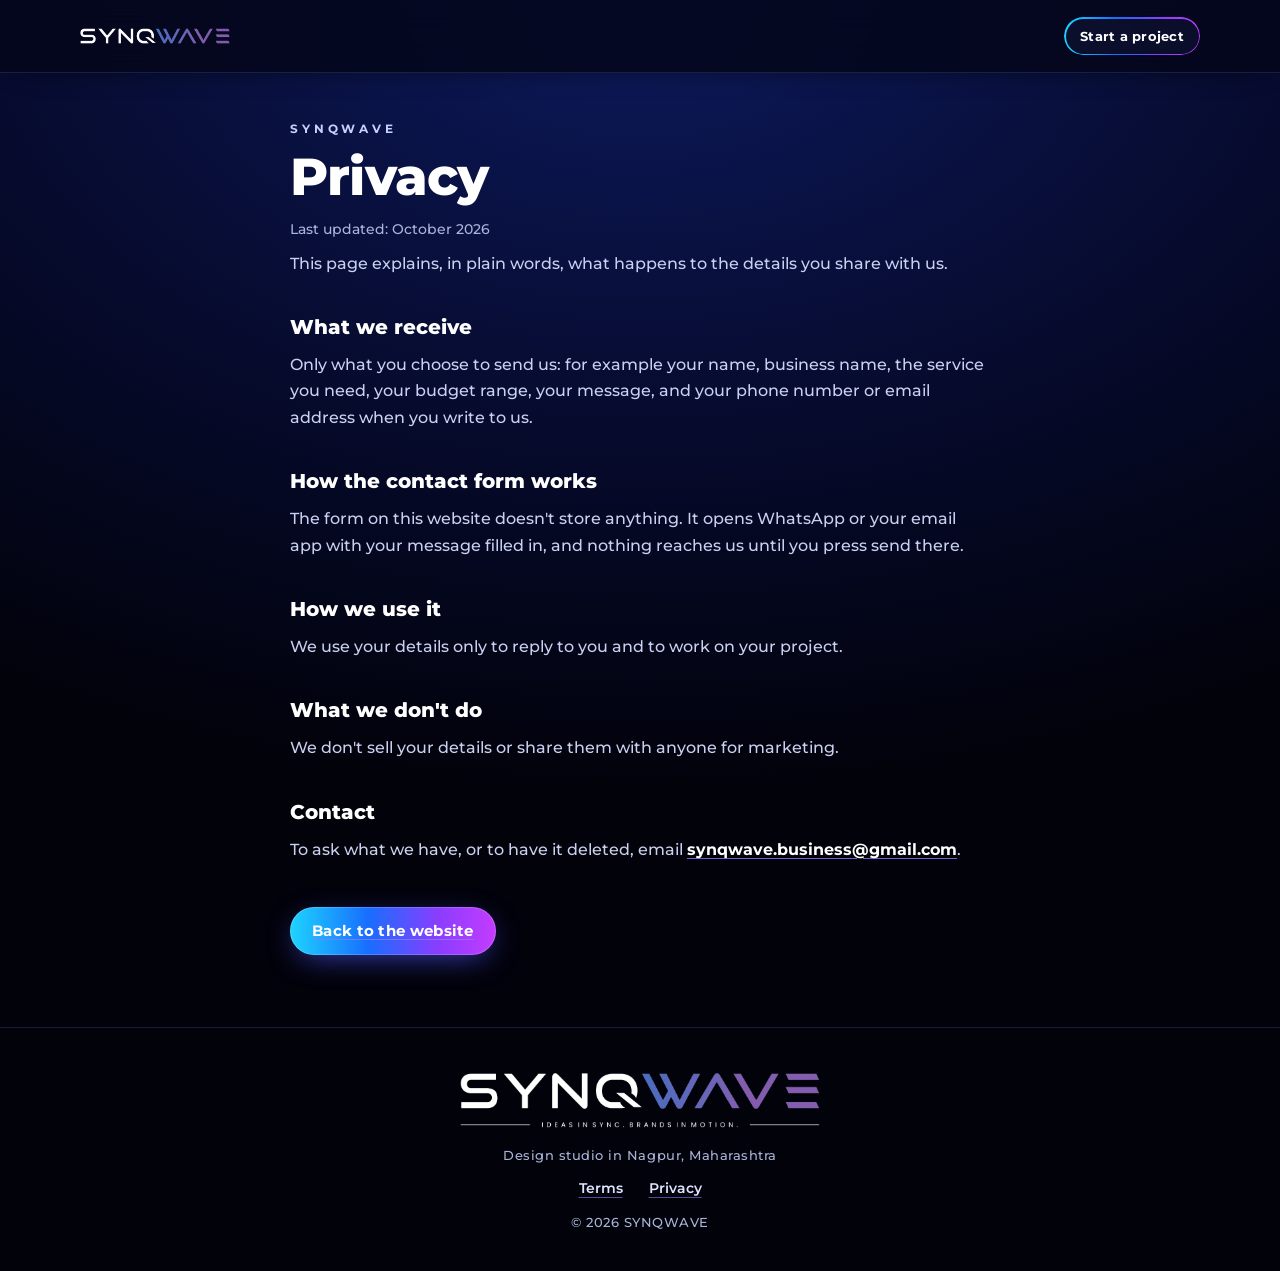
<file: privacy.html>
<!doctype html>
<html lang="en">
<head>
<meta charset="utf-8">
<meta name="viewport" content="width=device-width, initial-scale=1, viewport-fit=cover">
<title>Privacy | SYNQWAVE</title>
<meta name="description" content="How SYNQWAVE uses the details you send: only to reply to you, never sold.">
<link rel="canonical" href="https://synqwave.co/privacy.html">
<meta name="theme-color" content="#02020b">
<meta property="og:title" content="Privacy | SYNQWAVE">
<meta property="og:description" content="How SYNQWAVE uses the details you send: only to reply to you, never sold.">
<meta property="og:type" content="website">
<meta property="og:url" content="https://synqwave.co/privacy.html">
<meta property="og:image" content="https://synqwave.co/og.jpg">
<link rel="icon" href="assets/favicon.png">
<link rel="preload" href="assets/montserrat.woff2" as="font" type="font/woff2" crossorigin>
<link rel="stylesheet" href="styles.css?v=4r">
</head>
<body>
<a class="skip" href="#main">Skip to content</a>
<header class="nav nav-legal scrolled">
  <div class="wrap nav-in">
    <a class="brand" href="./" aria-label="SYNQWAVE home"><img src="assets/synqwave-wordmark.webp" alt="SYNQWAVE" width="560" height="58"></a>
    <a class="btn btn-g btn-sm" href="./#contact">Start a project</a>
  </div>
</header>
<main id="main" class="legal">
  <div class="wrap">
    <span class="kicker">SYNQWAVE</span>
    <h1>Privacy</h1>
    <p class="upd">Last updated: October 2026</p>
    <p>This page explains, in plain words, what happens to the details you share with us.</p>
    <h2>What we receive</h2>
    <p>Only what you choose to send us: for example your name, business name, the service you need, your budget range, your message, and your phone number or email address when you write to us.</p>
    <h2>How the contact form works</h2>
    <p>The form on this website doesn't store anything. It opens WhatsApp or your email app with your message filled in, and nothing reaches us until you press send there.</p>
    <h2>How we use it</h2>
    <p>We use your details only to reply to you and to work on your project.</p>
    <h2>What we don't do</h2>
    <p>We don't sell your details or share them with anyone for marketing.</p>
    <h2>Contact</h2>
    <p>To ask what we have, or to have it deleted, email <a href="mailto:synqwave.business@gmail.com">synqwave.business@gmail.com</a>.</p>
    <a class="btn btn-p btn-md back" href="./">Back to the website</a>
  </div>
</main>
<footer>
  <div class="wrap foot-in">
    <img src="assets/synqwave-logo.webp" alt="SYNQWAVE logo" width="1086" height="167" loading="lazy">
    <p class="f-loc">Design studio in Nagpur, Maharashtra</p>
    <nav class="f-links" aria-label="Legal"><a href="terms.html">Terms</a><a href="privacy.html">Privacy</a></nav>
    <p class="copy">© 2026 SYNQWAVE</p>
  </div>
</footer>
</body>
</html>
</file>
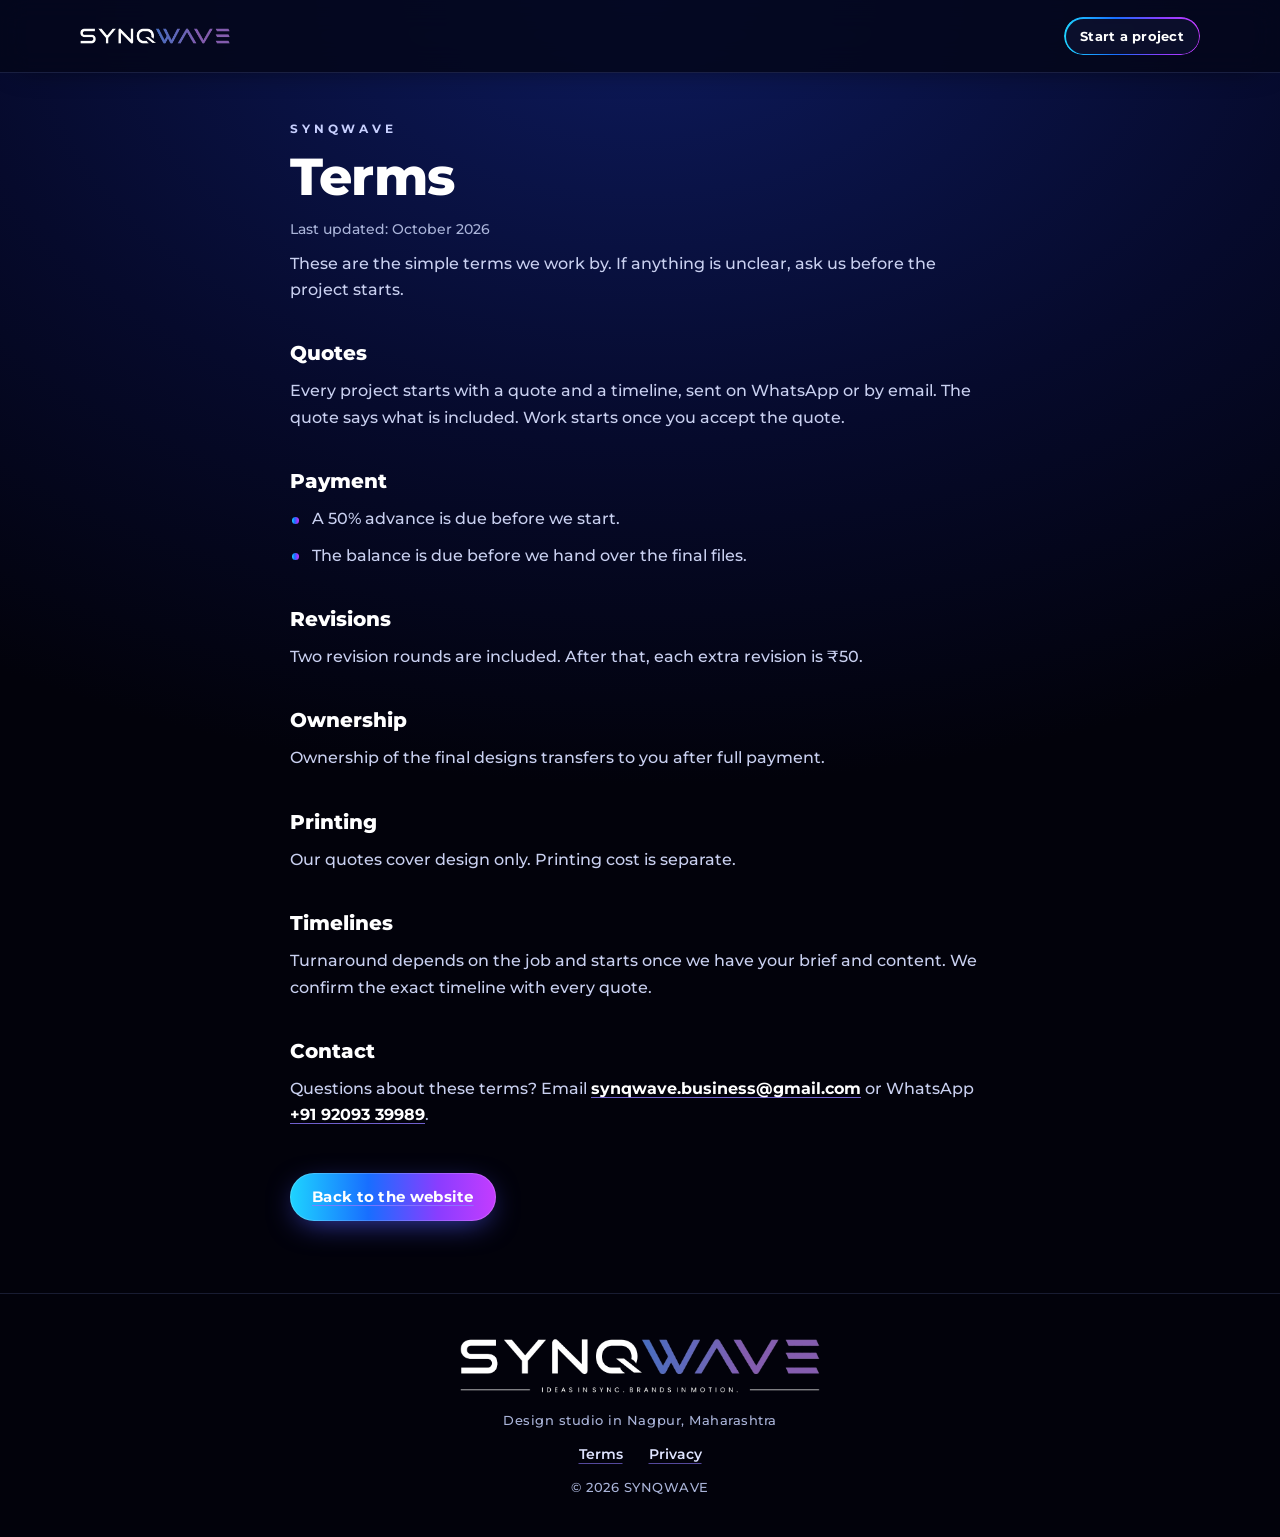
<file: terms.html>
<!doctype html>
<html lang="en">
<head>
<meta charset="utf-8">
<meta name="viewport" content="width=device-width, initial-scale=1, viewport-fit=cover">
<title>Terms | SYNQWAVE</title>
<meta name="description" content="How SYNQWAVE works with clients: quotes, 50% advance, revisions, ownership after full payment and printing.">
<link rel="canonical" href="https://synqwave.co/terms.html">
<meta name="theme-color" content="#02020b">
<meta property="og:title" content="Terms | SYNQWAVE">
<meta property="og:description" content="How SYNQWAVE works with clients: quotes, 50% advance, revisions, ownership after full payment and printing.">
<meta property="og:type" content="website">
<meta property="og:url" content="https://synqwave.co/terms.html">
<meta property="og:image" content="https://synqwave.co/og.jpg">
<link rel="icon" href="assets/favicon.png">
<link rel="preload" href="assets/montserrat.woff2" as="font" type="font/woff2" crossorigin>
<link rel="stylesheet" href="styles.css?v=4r">
</head>
<body>
<a class="skip" href="#main">Skip to content</a>
<header class="nav nav-legal scrolled">
  <div class="wrap nav-in">
    <a class="brand" href="./" aria-label="SYNQWAVE home"><img src="assets/synqwave-wordmark.webp" alt="SYNQWAVE" width="560" height="58"></a>
    <a class="btn btn-g btn-sm" href="./#contact">Start a project</a>
  </div>
</header>
<main id="main" class="legal">
  <div class="wrap">
    <span class="kicker">SYNQWAVE</span>
    <h1>Terms</h1>
    <p class="upd">Last updated: October 2026</p>
    <p>These are the simple terms we work by. If anything is unclear, ask us before the project starts.</p>
    <h2>Quotes</h2>
    <p>Every project starts with a quote and a timeline, sent on WhatsApp or by email. The quote says what is included. Work starts once you accept the quote.</p>
    <h2>Payment</h2>
    <ul><li>A 50% advance is due before we start.</li><li>The balance is due before we hand over the final files.</li></ul>
    <h2>Revisions</h2>
    <p>Two revision rounds are included. After that, each extra revision is ₹50.</p>
    <h2>Ownership</h2>
    <p>Ownership of the final designs transfers to you after full payment.</p>
    <h2>Printing</h2>
    <p>Our quotes cover design only. Printing cost is separate.</p>
    <h2>Timelines</h2>
    <p>Turnaround depends on the job and starts once we have your brief and content. We confirm the exact timeline with every quote.</p>
    <h2>Contact</h2>
    <p>Questions about these terms? Email <a href="mailto:synqwave.business@gmail.com">synqwave.business@gmail.com</a> or WhatsApp <a href="https://wa.me/919209339989?text=%F0%9F%8C%90%20From%20synqwave.co%20website%20%E2%80%94%20Hi%20SYNQWAVE%2C%20I%27d%20like%20to%20talk%20about%20a%20project." target="_blank" rel="noopener">+91 92093 39989</a>.</p>
    <a class="btn btn-p btn-md back" href="./">Back to the website</a>
  </div>
</main>
<footer>
  <div class="wrap foot-in">
    <img src="assets/synqwave-logo.webp" alt="SYNQWAVE logo" width="1086" height="167" loading="lazy">
    <p class="f-loc">Design studio in Nagpur, Maharashtra</p>
    <nav class="f-links" aria-label="Legal"><a href="terms.html">Terms</a><a href="privacy.html">Privacy</a></nav>
    <p class="copy">© 2026 SYNQWAVE</p>
  </div>
</footer>
</body>
</html>
</file>
<file: styles.css>
@font-face{font-family:"Montserrat";src:url(assets/montserrat.woff2?v=4p) format("woff2");font-weight:100 900;font-display:swap}
:root{--bg:#02020b;--navy:#0a1446;--blue:#186eff;--purple:#b634ff;--cyan:#1ed4ff;--txt:#fff;--mute:#aab4d9;--line:rgba(140,160,255,.16);
--grad:linear-gradient(90deg,#1ed4ff 0%,#186eff 38%,#8a3dff 72%,#c43cff 100%);--pad:20px;--max:1120px}
*{box-sizing:border-box;margin:0;padding:0}
html{overflow-x:clip;-webkit-text-size-adjust:100%;scroll-behavior:smooth;scroll-padding-top:72px}
body{overflow-x:clip;font-family:"Montserrat",system-ui,-apple-system,"Segoe UI",Roboto,Arial,sans-serif;background:var(--bg);color:var(--txt);line-height:1.45;
background-image:radial-gradient(120% 70% at 50% 0%,#0d1a5c 0%,#060a2c 45%,var(--bg) 80%);background-repeat:no-repeat;background-size:100% 1400px}
img,video,svg{display:block;max-width:100%}
.waves,.band{max-width:none}
a{color:inherit;text-decoration:none}
ul{list-style:none}
.wrap{width:100%;max-width:var(--max);margin:0 auto;padding:0 var(--pad)}
.grad{background:var(--grad);-webkit-background-clip:text;background-clip:text;color:transparent}
.nw{white-space:nowrap}
.sr{position:absolute;width:1px;height:1px;overflow:hidden;clip:rect(0 0 0 0);white-space:nowrap}


.btn{display:inline-flex;align-items:center;justify-content:center;gap:10px;font-weight:700;letter-spacing:.02em;border-radius:999px;white-space:nowrap;transition:transform .2s ease,box-shadow .2s ease,background .2s}
.btn .bi{width:20px;height:20px;fill:none;stroke:currentColor;stroke-width:1.7;stroke-linejoin:round;flex:none}
.btn-p{background:var(--grad);color:#fff;box-shadow:0 8px 30px -8px rgba(80,90,255,.75),inset 0 0 0 1px rgba(255,255,255,.18)}
.btn-p:hover{transform:translateY(-1px);box-shadow:0 12px 38px -8px rgba(120,80,255,.9),inset 0 0 0 1px rgba(255,255,255,.25)}
.btn-g{position:relative;color:#fff;background:rgba(120,140,255,.06)}
.btn-g::before{content:"";position:absolute;inset:0;border-radius:inherit;padding:1.5px;background:var(--grad);-webkit-mask:linear-gradient(#000 0 0) content-box,linear-gradient(#000 0 0);-webkit-mask-composite:xor;mask:linear-gradient(#000 0 0) content-box exclude,linear-gradient(#000 0 0);pointer-events:none}
.btn-g:hover{background:rgba(120,140,255,.14)}
.btn-sm{height:38px;padding:0 16px;font-size:13px}
.btn-lg{height:56px;padding:0 28px;font-size:16px}


.skip{position:absolute;left:12px;top:-60px;z-index:100;background:#fff;color:#000;padding:10px 14px;border-radius:10px;font-weight:700}
.skip:focus{top:12px}
:focus-visible{outline:2px solid #6fb6ff;outline-offset:3px;border-radius:8px}

/* nav */
.nav{position:fixed;inset:0 0 auto 0;z-index:60;transition:background .35s ease,border-color .35s ease,box-shadow .35s;border-bottom:1px solid transparent;
 background:linear-gradient(180deg,rgba(2,2,11,.7),rgba(2,2,11,0))}
.nav.scrolled,.nav.open{background:rgba(4,6,26,.86);-webkit-backdrop-filter:blur(14px);backdrop-filter:blur(14px);border-bottom-color:var(--line);box-shadow:0 10px 30px -20px rgba(0,0,0,.8)}
.nav-in{display:flex;align-items:center;justify-content:space-between;height:64px;gap:16px}
.brand{display:block;flex:none}
.brand img{width:128px;height:auto}
.links{display:none}
.nav-act{display:flex;align-items:center;gap:10px}
.wa-nav{height:38px;padding:0 14px}
.burger{width:44px;height:44px;margin-right:-8px;display:grid;place-content:center;gap:5px;background:none;border:0;cursor:pointer;color:#fff;border-radius:12px;-webkit-tap-highlight-color:transparent}
.burger span{display:block;width:22px;height:2px;border-radius:2px;background:currentColor;transition:transform .3s ease,opacity .2s ease}
.nav.open .burger span:nth-child(1){transform:translateY(7px) rotate(45deg)}
.nav.open .burger span:nth-child(2){opacity:0}
.nav.open .burger span:nth-child(3){transform:translateY(-7px) rotate(-45deg)}
.menu{position:fixed;left:0;right:0;top:64px;height:calc(100svh - 64px);background:rgba(4,6,26,.985);-webkit-backdrop-filter:blur(16px);backdrop-filter:blur(16px);overflow-y:auto;opacity:0;transform:translateY(-8px);transition:opacity .3s ease,transform .3s ease}
.menu[hidden]{display:block;visibility:hidden;pointer-events:none}
.nav.open .menu{opacity:1;transform:none;visibility:visible;pointer-events:auto}
.menu-in{display:flex;flex-direction:column;padding-top:18px;padding-bottom:32px}
.menu-in>a:not(.btn):not(.menu-call){display:flex;align-items:baseline;gap:16px;padding:18px 0;font-size:26px;font-weight:800;letter-spacing:-.01em;border-bottom:1px solid var(--line);opacity:0;transform:translateY(10px);transition:opacity .4s ease,transform .4s ease}
.menu-in i{font-style:normal;font-size:13px;font-weight:800;letter-spacing:.1em;background:var(--grad);-webkit-background-clip:text;background-clip:text;color:transparent;width:24px}
.nav.open .menu-in>a{opacity:1;transform:none}
.nav.open .menu-in>a:nth-child(2){transition-delay:.05s}.nav.open .menu-in>a:nth-child(3){transition-delay:.1s}.nav.open .menu-in>a:nth-child(4){transition-delay:.15s}
.menu-in .btn{margin-top:30px;width:100%}
.menu-call{margin-top:16px;text-align:center;color:var(--mute);font-weight:600;font-size:15px}
body.lock{overflow:hidden}

/* pulse (WhatsApp) */
.pulse{position:relative;isolation:isolate}
.pulse::after{content:"";position:absolute;inset:-1px;border-radius:inherit;box-shadow:0 0 0 2px rgba(140,110,255,.9),0 0 16px 2px rgba(110,90,255,.6);opacity:0;animation:pulse 2.8s ease-out infinite;pointer-events:none}
@keyframes pulse{0%{opacity:.9;transform:scale(1)}65%,100%{opacity:0;transform:scale(1.08,1.3)}}

/* hero */
.hero{position:relative;min-height:100vh;min-height:100svh;display:flex;flex-direction:column;justify-content:center;padding:96px 0 88px;overflow:hidden;isolation:isolate}
.hero-waves{position:absolute;inset:0;width:100%;height:100%;z-index:-2;pointer-events:none;-webkit-mask-image:linear-gradient(180deg,#000 0,#000 82%,transparent 100%);mask-image:linear-gradient(180deg,#000 0,#000 82%,transparent 100%)}
.hero-glow{position:absolute;left:50%;top:44%;width:min(120vw,1100px);aspect-ratio:1.6;transform:translate(-50%,-50%);z-index:-1;pointer-events:none;
 background:radial-gradient(closest-side,rgba(60,70,255,.32),rgba(150,50,255,.14) 55%,transparent 75%);animation:breathe 7s ease-in-out infinite alternate}
@keyframes breathe{from{opacity:.65}to{opacity:1}}
.hero-in{display:flex;flex-direction:column;align-items:center;text-align:center}
.logo-wrap{position:relative;width:100%;max-width:640px;margin:0 auto;overflow:hidden;animation:logoIn .45s cubic-bezier(.2,.7,.1,1) 0s both}
.logo{display:block;width:100%;height:auto;margin:0 auto}
@keyframes logoIn{from{opacity:.5;transform:scale(.985)}to{opacity:1;transform:none}}
.shine{position:absolute;inset:0;background:linear-gradient(105deg,transparent 35%,rgba(255,255,255,.55) 50%,transparent 65%);mix-blend-mode:overlay;transform:translateX(-120%);animation:shine 1s ease-in-out .5s both;pointer-events:none}
@keyframes shine{to{transform:translateX(120%)}}
.grad-anim{background:linear-gradient(90deg,#1ed4ff,#186eff,#8a3dff,#c43cff,#8a3dff,#186eff,#1ed4ff);background-size:300% 100%;-webkit-background-clip:text;background-clip:text;color:transparent;animation:gradMove 7s linear infinite}
@keyframes gradMove{to{background-position:300% 0}}
@keyframes up{from{opacity:0;transform:translateY(24px)}to{opacity:1;transform:none}}
@keyframes upq{from{opacity:.35;transform:translateY(8px)}to{opacity:1;transform:none}}
.hero .lead{margin-top:18px;color:var(--mute);font-size:clamp(15px,4vw,19px);font-weight:500;animation:upq .4s cubic-bezier(.2,.7,.1,1) .08s both;max-width:34em}
.hero-cta{animation:upq .4s cubic-bezier(.2,.7,.1,1) .15s both}
.cta{margin-top:30px;display:flex;flex-direction:column;align-items:center;gap:12px;width:100%}
.cta .btn{width:100%;max-width:320px}
.scroll{position:absolute;left:50%;bottom:26px;margin-left:-11px;width:22px;height:36px;border-radius:12px;border:1.5px solid rgba(255,255,255,.35);animation:up .4s ease .5s both}
.scroll::after{content:"";position:absolute;left:50%;top:7px;width:3px;height:7px;margin-left:-1.5px;border-radius:2px;background:#fff;animation:sc 1.8s ease-in-out infinite}
@keyframes sc{0%{opacity:0;transform:translateY(0)}40%{opacity:1}100%{opacity:0;transform:translateY(10px)}}

/* section headings */
section{position:relative;padding:72px 0}
.kicker{display:block;font-size:12px;font-weight:700;letter-spacing:.32em;text-transform:uppercase;color:#c8d0ff;margin-bottom:12px}
.h2{text-wrap:balance;font-size:clamp(32px,9vw,56px);font-weight:800;line-height:1.05;letter-spacing:-.015em}
.intro{margin-top:14px;color:var(--mute);font-size:16px;font-weight:500;max-width:34em}

/* band */
.band-wrap{overflow:hidden;width:100%}
.band{display:block;width:120%;margin-left:-10%;height:120px;opacity:.85;pointer-events:none}

/* packages */
.pkgs{margin-top:40px;display:grid;gap:22px}
.pkg{border-radius:20px;padding:22px 20px 20px;display:flex;flex-direction:column;background:linear-gradient(165deg,rgba(18,26,86,.66),rgba(8,10,40,.78)) padding-box,linear-gradient(135deg,rgba(30,212,255,.75),rgba(24,110,255,.3) 40%,rgba(182,52,255,.8)) border-box;border:1px solid transparent;box-shadow:0 18px 50px -25px rgba(60,80,255,.6)}
.pkg.feat{box-shadow:0 0 0 1px rgba(182,52,255,.35),0 22px 60px -20px rgba(150,60,255,.7)}
.pkg-head{display:flex;align-items:center;gap:14px;padding-bottom:16px;border-bottom:1px solid var(--line)}
.pkg-head h3{font-size:24px;font-weight:800;text-transform:uppercase;letter-spacing:.04em}
.blk{padding-top:16px}
.lbl{font-size:11px;font-weight:700;letter-spacing:.24em;text-transform:uppercase;color:#c8d0ff;margin-bottom:10px}
.inc{display:grid;gap:10px}
.inc li{display:flex;align-items:center;gap:12px;font-size:15px;font-weight:500}
.inc b{font-weight:800}
.ic{width:34px;height:34px;flex:none;padding:6px;border-radius:10px;fill:none;stroke:#7fb2ff;stroke-width:1.5;stroke-linejoin:round;stroke-linecap:round;background:rgba(24,110,255,.12);box-shadow:inset 0 0 0 1px rgba(110,140,255,.35)}
.pbox{padding-top:18px;border-top:1px solid var(--line);margin-top:18px}
.big{font-size:32px;font-weight:800;color:#fff;letter-spacing:-.01em;font-variant-numeric:tabular-nums lining-nums;white-space:nowrap}
.big small{font-size:15px;font-weight:600;color:var(--mute);letter-spacing:0}

/* contact */
.contact{overflow:hidden;isolation:isolate}
.contact .waves{position:absolute;left:-10%;width:120%;height:70%;top:15%;z-index:-1;opacity:.45;pointer-events:none}

/* footer */
footer{padding:44px 0 40px;border-top:1px solid var(--line);text-align:center}
footer img{width:min(78%,360px);height:auto;margin:0 auto}
footer p{margin-top:22px;font-size:13px;color:var(--mute);font-weight:500;letter-spacing:.04em}


.pkg{position:relative;transition:transform .35s ease,box-shadow .35s ease}
.pkg:hover,.pkg.tap{transform:translateY(-4px);box-shadow:0 0 0 1px rgba(120,140,255,.4),0 26px 60px -22px rgba(100,80,255,.9),0 0 60px -20px rgba(30,212,255,.45)}

/* featured animated border */
@property --ang{syntax:"<angle>";initial-value:0deg;inherits:false}
.pkg.feat{background:linear-gradient(165deg,rgba(22,24,96,.9),rgba(10,10,44,.92)) padding-box,transparent border-box}
.pkg.feat .ring{position:absolute;inset:-1px;border-radius:inherit;padding:1.6px;pointer-events:none;
 background:conic-gradient(from var(--ang),#1ed4ff,#186eff,#8a3dff,#c43cff,#ff5ce1,#8a3dff,#186eff,#1ed4ff);
 -webkit-mask:linear-gradient(#000 0 0) content-box,linear-gradient(#000 0 0);-webkit-mask-composite:xor;mask:linear-gradient(#000 0 0) content-box exclude,linear-gradient(#000 0 0);animation:spin 5s linear infinite}
.pkg.feat::after{content:"";position:absolute;inset:-1px;border-radius:inherit;z-index:-1;background:conic-gradient(from var(--ang),#1ed4ff,#186eff,#8a3dff,#c43cff,#1ed4ff);filter:blur(18px);opacity:.38;animation:spin 5s linear infinite;pointer-events:none}
.pkg.feat{isolation:isolate}
@keyframes spin{to{--ang:360deg}}
/* reveal motion (only when JS runs) */
.js .rv{opacity:0;transform:translateY(12px);transition:opacity .4s cubic-bezier(.2,.7,.1,1),transform .4s cubic-bezier(.2,.7,.1,1)}
.js .rv.in{opacity:1;transform:none}
.js [data-stagger]>*{transition-delay:calc(var(--i,0) * 40ms)}
.js .pkgs[data-stagger]>.pkg{transition-delay:0s}
.drift{animation:drift 14s ease-in-out infinite alternate}
@keyframes drift{from{transform:translateX(-3%)}to{transform:translateX(3%)}}
@media (prefers-reduced-motion:reduce){
 html{scroll-behavior:auto}
}
}

/* tablet / desktop */
@media (min-width:560px){
 .cta{flex-direction:row;justify-content:center}
 .cta .btn{width:auto;min-width:230px}
}
@media (min-width:760px){
 :root{--pad:40px}
 section{padding:104px 0}
 .num{font-size:88px}
 .band{height:180px}
}
@media (min-width:980px){
 .pkgs{grid-template-columns:repeat(3,1fr);align-items:stretch}
 :root{--max:1200px}
 .pkg{padding:26px 24px 24px}
 .pkg .pbox{margin-top:auto}
 .pkg>.blk:nth-last-child(2){padding-bottom:18px}
 .inc li{font-size:14px;gap:10px}
 .ic{width:30px;height:30px;padding:5px;border-radius:9px}
 .big{font-size:29px}
 .big small{font-size:13px}
}

@media (min-width:980px){
 .nav-in{height:72px}
 .brand img{width:150px}
 .links{display:flex;gap:34px;position:absolute;left:50%;transform:translateX(-50%)}
 .links a{position:relative;font-size:14px;font-weight:600;letter-spacing:.04em;color:#dfe4ff;padding:8px 0;transition:color .2s}
 .links a::after{content:"";position:absolute;left:0;right:0;bottom:2px;height:2px;border-radius:2px;background:var(--grad);transform:scaleX(0);transition:transform .3s ease}
 .links a:hover,.links a.act{color:#fff}.links a:hover::after,.links a.act::after{transform:none}
 .burger,.menu{display:none!important}
 .nav-cta{height:42px;padding:0 20px;font-size:14px}
 html{scroll-padding-top:80px}
 .hero{padding:110px 0 100px}
 .logo-wrap{max-width:720px}
 .js [data-stagger]>.pkg{transition-delay:calc(var(--i,0) * 50ms)}
}
@media (max-width:359px){.brand img{width:108px}.nav-cta{padding:0 12px;font-size:12px}}

/* process */
.steps{margin-top:40px;display:grid;gap:14px;counter-reset:s}
.step{position:relative;display:flex;gap:18px;align-items:flex-start;padding:22px 20px;border-radius:18px;background:linear-gradient(160deg,rgba(18,26,86,.5),rgba(8,10,40,.66));box-shadow:inset 0 0 0 1px var(--line)}
.step .num.sm{font-size:40px;width:56px}
.step h3{font-size:19px;font-weight:800;line-height:1.2;padding-top:2px}
.step p{margin-top:6px;font-size:14px;color:var(--mute);font-weight:500}

/* faq */
.faq-in{display:grid;gap:34px}
.qa{display:grid;gap:12px}
.q{border-radius:16px;background:linear-gradient(160deg,rgba(18,26,86,.5),rgba(8,10,40,.66));box-shadow:inset 0 0 0 1px var(--line);transition:box-shadow .3s ease,background .3s ease}
.q[open]{box-shadow:inset 0 0 0 1px rgba(130,120,255,.6),0 18px 44px -26px rgba(100,80,255,.9)}
.q summary{display:flex;align-items:center;justify-content:space-between;gap:16px;padding:18px 20px;font-size:16px;font-weight:700;line-height:1.35;cursor:pointer;list-style:none;-webkit-tap-highlight-color:transparent}
.q summary::-webkit-details-marker{display:none}
.pm{position:relative;flex:none;width:30px;height:30px;border-radius:50%;background:rgba(24,110,255,.14);box-shadow:inset 0 0 0 1px rgba(110,140,255,.45);transition:transform .35s ease,background .3s}
.pm::before,.pm::after{content:"";position:absolute;left:50%;top:50%;width:12px;height:2px;margin:-1px 0 0 -6px;border-radius:2px;background:#fff;transition:transform .35s ease}
.pm::after{transform:rotate(90deg)}
.q[open] .pm{background:var(--grad);transform:rotate(180deg)}
.q[open] .pm::after{transform:rotate(0)}
.ans{overflow:hidden}
.ans p{padding:0 20px 20px;font-size:15px;color:#c9d0f0;font-weight:500;line-height:1.6}
.ans a{color:#fff;font-weight:700;text-decoration:underline;text-decoration-color:rgba(140,120,255,.8);text-underline-offset:3px}

@media (min-width:600px){
 
 .steps{grid-template-columns:repeat(2,1fr)}
}
@media (min-width:760px){
 .q summary{font-size:17px;padding:20px 24px}
 .ans p{padding:0 24px 22px}
}
@media (min-width:980px){
 .about-in{grid-template-columns:minmax(0,5fr) minmax(0,6fr);gap:64px;align-items:center}
 
 
 .steps{grid-template-columns:repeat(4,1fr);gap:18px}
 .step{flex-direction:column;gap:14px;padding:26px 24px}
 .step .num.sm{font-size:48px}
 .faq-in{grid-template-columns:minmax(0,4fr) minmax(0,7fr);gap:64px;align-items:start}
 .faq-head{position:sticky;top:110px}
}
@media (min-width:980px) and (max-width:1139px){
 .links{display:none}
 .burger{display:grid!important}
 .menu{display:block!important}
}
@media (min-width:1140px){
 .links{gap:30px}
}
@media (prefers-reduced-motion:reduce){
}

/* ===== v4 ===== */
.num{font-weight:900;font-size:64px;line-height:.82;letter-spacing:-.04em;background:var(--grad);-webkit-background-clip:text;background-clip:text;color:transparent;filter:drop-shadow(0 0 14px rgba(110,90,255,.55));flex:none}
.num.sm{font-size:44px}
.panel{border-radius:18px;background:linear-gradient(160deg,rgba(18,26,86,.62),rgba(8,10,40,.72)) padding-box,linear-gradient(135deg,rgba(30,212,255,.7),rgba(24,110,255,.35) 40%,rgba(182,52,255,.7)) border-box;border:1px solid transparent;box-shadow:0 18px 50px -25px rgba(60,80,255,.6)}
.lic{width:26px;height:26px;fill:none;stroke:#8fc0ff;stroke-width:1.6;stroke-linecap:round;stroke-linejoin:round}
.btn-md{height:48px;padding:0 22px;font-size:15px}
.btn .bi{stroke-linecap:round}

/* hero headline */
.headline{margin-top:34px;font-size:clamp(31px,8.3vw,68px);font-weight:800;line-height:1.08;letter-spacing:-.02em;text-wrap:balance;max-width:15em}
.headline .ln{display:inline;animation:upq .4s cubic-bezier(.2,.7,.1,1) both}
.headline .ln1{animation-delay:0s}.headline .ln2{animation-delay:.04s;display:inline-block}
.hero .lead{max-width:31em;line-height:1.55}

/* about */
.about{padding-top:80px}
.about-in{display:grid;gap:44px}
.about .intro+.intro{margin-top:12px}
.facts{margin-top:30px;display:grid;gap:12px}
.facts li{display:flex;flex-direction:column;gap:3px;padding:16px 18px 16px 20px;border-radius:14px;background:rgba(24,40,140,.18);box-shadow:inset 0 0 0 1px var(--line);position:relative;overflow:hidden}
.facts li::before{content:"";position:absolute;left:0;top:14px;bottom:14px;width:3px;border-radius:0 3px 3px 0;background:var(--grad)}
.facts b{font-size:17px;font-weight:800}
.facts span{font-size:14px;color:var(--mute);font-weight:500}
.founder{width:100%;max-width:420px;margin:0 auto}
.founder-frame{position:relative;aspect-ratio:4 / 5;border-radius:22px;overflow:hidden;display:grid;place-items:center;isolation:isolate;
 background:radial-gradient(90% 70% at 50% 40%,#101c66 0%,#070b32 55%,#02020b 100%);box-shadow:0 0 0 1px rgba(120,130,255,.35),0 26px 70px -28px rgba(70,90,255,.9)}
.founder-frame .waves{position:absolute;left:-30%;width:160%;max-width:none;bottom:4%;height:44%;opacity:.55;z-index:-1;pointer-events:none}
.founder-logo{width:78%;height:auto}
.founder-frame.has-photo{background:#05051a}
.founder-photo{position:absolute;inset:0;width:100%;height:100%;object-fit:cover}
.founder figcaption{margin-top:16px;display:flex;flex-direction:column;align-items:center;gap:2px;text-align:center}
.founder figcaption b{font-size:17px;font-weight:800}
.founder figcaption span{font-size:13px;color:var(--mute);font-weight:600;letter-spacing:.04em}

/* work */
.work{isolation:isolate}
.empty{margin-top:36px;padding:30px 22px;display:flex;flex-direction:column;align-items:center;gap:20px;text-align:center}
.empty p{font-size:17px;font-weight:600;line-height:1.45;max-width:26em;color:#e4e8ff}
.cases{margin-top:36px;display:flex;flex-wrap:wrap;justify-content:center;gap:22px}
.case{position:relative;flex:0 0 100%;min-width:0;display:flex;flex-direction:column;overflow:hidden;transition:transform .35s ease,box-shadow .35s ease}
.case:hover,.case.tap,.case:focus-within{transform:translateY(-4px);box-shadow:0 26px 60px -22px rgba(100,80,255,.9)}
.case-cover{aspect-ratio:3 / 2;overflow:hidden;background:#05051a center / cover no-repeat;border-radius:17px 17px 0 0}
.case-cover img{width:100%;height:100%;object-fit:cover;transition:transform .6s cubic-bezier(.2,.7,.1,1)}
.case:hover .case-cover img{transform:scale(1.04)}
.case-body{flex:1;display:flex;flex-direction:column;align-items:flex-start;padding:20px 20px 22px}
.tag{display:inline-block;padding:5px 11px;border-radius:999px;font-size:11px;font-weight:700;letter-spacing:.14em;text-transform:uppercase;color:#cfd6ff;background:rgba(24,110,255,.14);box-shadow:inset 0 0 0 1px rgba(110,140,255,.4)}
.case h3{margin-top:12px;font-size:21px;font-weight:800;line-height:1.2}
.case-ind{margin-top:4px;font-size:14px;font-weight:600;color:var(--mute)}
.case-open{margin-top:auto;padding-top:16px;display:inline-flex;align-items:center;gap:8px;background:none;border:0;font:inherit;font-size:14px;font-weight:700;letter-spacing:.02em;color:#dfe4ff;cursor:pointer}
.case-open::after{content:"";position:absolute;inset:0;border-radius:18px}
.case-open:focus-visible{outline:none}
.case:has(.case-open:focus-visible){outline:2px solid #8fa0ff;outline-offset:3px}
.case-ar{display:inline-block;transition:transform .25s ease}
.case:hover .case-ar{transform:translateX(4px)}
.cs{position:fixed;inset:0;margin:0;width:100%;max-width:none;height:100%;max-height:none;padding:0;border:0;color:var(--txt);background:#04051a;overflow:hidden}
.cs[open]{display:block}
.cs::backdrop{background:rgba(2,2,14,.78);-webkit-backdrop-filter:blur(6px);backdrop-filter:blur(6px)}
.cs-scroll{height:100%;overflow-y:auto;overscroll-behavior:contain;-webkit-overflow-scrolling:touch;padding:22px var(--pad) calc(32px + env(safe-area-inset-bottom))}
.cs-x{position:absolute;z-index:2;top:calc(12px + env(safe-area-inset-top));right:12px;width:44px;height:44px;display:grid;place-items:center;border:0;border-radius:50%;cursor:pointer;color:#fff;background:rgba(10,14,50,.82);box-shadow:inset 0 0 0 1px rgba(140,160,255,.4),0 6px 20px -6px rgba(0,0,0,.6)}
.cs-x svg{width:20px;height:20px;fill:none;stroke:currentColor;stroke-width:2;stroke-linecap:round}
.cs-x:focus-visible{outline:2px solid #8fa0ff;outline-offset:2px}
.cs-head{display:flex;align-items:center;gap:16px;padding:calc(env(safe-area-inset-top) + 2px) 56px 0 0;min-height:64px}
.cs-logo{flex:none;width:64px;height:64px;border-radius:14px;object-fit:cover;box-shadow:0 0 0 1px rgba(140,160,255,.3)}
.cs-ht{min-width:0;display:flex;flex-direction:column;align-items:flex-start}
.cs h3{margin-top:8px;font-size:clamp(22px,6vw,30px);font-weight:800;line-height:1.15;letter-spacing:-.01em;text-wrap:balance}
.cs-imgs{margin-top:22px;display:grid;gap:12px}
.cs-imgs img{width:100%;height:auto;aspect-ratio:3 / 2;object-fit:cover;border-radius:14px;background:#0a0d30}
.cs-imgs img.nat{aspect-ratio:auto;object-fit:contain}
.cs-dl{margin-top:26px;display:grid;gap:20px}
.cs dt{font-size:11px;font-weight:700;letter-spacing:.2em;text-transform:uppercase;background:var(--grad);-webkit-background-clip:text;background-clip:text;color:transparent;width:max-content}
.cs dd{margin-top:6px;font-size:15px;color:#c9d0f0;font-weight:500;line-height:1.6}
.cs-foot{margin-top:28px;display:flex;justify-content:center}
.cs-foot .btn{width:100%;max-width:320px}
@media (min-width:600px){
 .case{flex-basis:calc((100% - 22px) / 2)}
 .cs-imgs{grid-template-columns:1fr 1fr}
 .cs-imgs img:first-child{grid-column:1 / -1}
 .cs-imgs img.nat:last-child:nth-child(even){grid-column:1 / -1}
}
@media (min-width:760px){
 .cs{inset:0;margin:auto;width:min(880px,calc(100% - 48px));height:auto;max-height:calc(100% - 48px);border-radius:22px;background:linear-gradient(160deg,#0c1450,#05061e) padding-box,linear-gradient(135deg,rgba(30,212,255,.7),rgba(24,110,255,.35) 40%,rgba(182,52,255,.7)) border-box;border:1px solid transparent;box-shadow:0 40px 120px -30px rgba(70,90,255,.7)}
 .cs[open]{display:flex;flex-direction:column}
 .cs-scroll{height:auto;max-height:calc(100vh - 48px);padding:32px 36px 36px}
 .cs-head{padding-top:0}
 .cs-x{top:16px;right:16px}
 .cs-dl{grid-template-columns:repeat(3,1fr);gap:28px}
}
@media (min-width:980px){
 .cases{gap:28px}
 .case{flex-basis:calc((100% - 28px) / 2)}
}

/* services */
.svcs{margin-top:40px;display:grid;gap:18px}
.card{position:relative;display:flex;flex-direction:column;padding:24px 22px 22px;border-radius:20px;background:linear-gradient(160deg,rgba(18,26,86,.6),rgba(8,10,40,.74));box-shadow:inset 0 0 0 1px var(--line);transition:transform .35s ease,box-shadow .35s ease}
.card::before{content:"";position:absolute;inset:0;border-radius:inherit;padding:1px;background:linear-gradient(135deg,rgba(30,212,255,.75),rgba(24,110,255,.2) 45%,rgba(182,52,255,.75));-webkit-mask:linear-gradient(#000 0 0) content-box,linear-gradient(#000 0 0);-webkit-mask-composite:xor;mask:linear-gradient(#000 0 0) content-box exclude,linear-gradient(#000 0 0);opacity:.6;transition:opacity .35s;pointer-events:none}
.card:hover,.card.tap{transform:translateY(-4px);box-shadow:inset 0 0 0 1px transparent,0 24px 54px -24px rgba(100,80,255,.95)}
.card:hover::before,.card.tap::before{opacity:1}
.svc-top{display:flex;align-items:center;justify-content:space-between}
.sic{display:grid;place-items:center;width:52px;height:52px;border-radius:15px;background:rgba(24,110,255,.13);box-shadow:inset 0 0 0 1px rgba(110,140,255,.4),0 0 24px -8px rgba(100,110,255,.8)}
.svc-top .num.sm{font-size:40px;opacity:.9}
.svc h3{margin-top:20px;font-size:23px;font-weight:800;line-height:1.15;letter-spacing:-.01em}
.svc .sub{margin-top:8px;font-size:14px;color:var(--mute);font-weight:500;line-height:1.5}
.ticks{margin-top:18px;padding-top:16px;border-top:1px solid var(--line);display:grid;gap:10px;margin-bottom:22px}
.ticks li{position:relative;padding-left:28px;font-size:15px;font-weight:500;line-height:1.4;color:#e8ebff}
.ticks li::before{content:"";position:absolute;left:0;top:1px;width:18px;height:18px;border-radius:50%;background:var(--grad);-webkit-mask:url('data:image/svg+xml;utf8,<svg xmlns="http://www.w3.org/2000/svg" viewBox="0 0 16 16"><path d="M4 8.3l2.6 2.5L12 5.3" fill="none" stroke="black" stroke-width="1.8" stroke-linecap="round" stroke-linejoin="round"/></svg>') center/100% no-repeat;mask:url('data:image/svg+xml;utf8,<svg xmlns="http://www.w3.org/2000/svg" viewBox="0 0 16 16"><path d="M4 8.3l2.6 2.5L12 5.3" fill="none" stroke="black" stroke-width="1.8" stroke-linecap="round" stroke-linejoin="round"/></svg>') center/100% no-repeat}
.quote{margin-top:auto;align-self:flex-start}

/* packages */
.pkg .lbl{margin-top:18px}
.pkg .pbox{margin-top:20px}
.pfrom{font-size:12px;font-weight:700;letter-spacing:.16em;text-transform:uppercase;color:#c8d0ff}
.big{margin-top:6px;line-height:1.1}
.big.ask{font-size:26px;color:#e8ebff}
.pkg>.btn{margin-top:18px;width:100%}
.pk-note{margin-top:28px;text-align:center;font-size:15px;color:var(--mute);font-weight:500}
.pk-note a{color:#fff;font-weight:700;text-decoration:underline;text-decoration-color:rgba(140,120,255,.8);text-underline-offset:3px}

/* testimonials */
.t-grid{margin-top:36px;display:grid;gap:18px}
.testi{padding:24px 22px}
.testi p{font-size:16px;line-height:1.6;color:#e8ebff;font-weight:500}
.testi figcaption{margin-top:16px;display:flex;flex-direction:column;gap:2px}
.testi figcaption b{font-size:15px;font-weight:800}
.testi figcaption span{font-size:13px;color:var(--mute)}

/* contact */
.contact-in{display:grid;gap:36px}
.c-list{margin-top:26px;display:grid;gap:10px}
.c-list li{display:flex;align-items:center;gap:14px;padding:12px 14px;border-radius:14px;background:rgba(24,40,140,.18);box-shadow:inset 0 0 0 1px var(--line)}
.c-list .bi{width:40px;height:40px;padding:9px;flex:none;border-radius:12px;fill:none;stroke:#8fc0ff;stroke-width:1.6;stroke-linejoin:round;stroke-linecap:round;background:rgba(24,110,255,.13);box-shadow:inset 0 0 0 1px rgba(110,140,255,.4)}
.c-list div{min-width:0;display:flex;flex-direction:column;gap:1px}
.c-list span{font-size:11px;font-weight:700;letter-spacing:.18em;text-transform:uppercase;color:#aab4d9}
.c-list a,.c-list p{font-size:16px;font-weight:700;color:#fff;overflow-wrap:anywhere}
.c-list a.c-em{font-size:clamp(13px,3.9vw,16px);overflow-wrap:normal;word-break:normal}
.form{padding:24px 20px;display:grid;gap:16px}
.fld{display:grid;gap:7px;min-width:0}
.fld2{display:grid;gap:16px}
.fld label{font-size:13px;font-weight:700;letter-spacing:.04em;color:#dfe4ff}
.fld label em{font-style:normal;font-weight:500;color:var(--mute)}
.fld input,.fld select,.fld textarea{width:100%;font:inherit;font-size:16px;font-weight:500;color:#fff;background:rgba(4,6,30,.7);border:1px solid rgba(130,145,255,.28);border-radius:12px;padding:13px 14px;outline:none;transition:border-color .2s,box-shadow .2s;-webkit-appearance:none;appearance:none}
.fld textarea{resize:vertical;min-height:120px;line-height:1.5}
.fld input::placeholder,.fld textarea::placeholder{color:#7e88b4}
.fld input:focus,.fld select:focus,.fld textarea:focus{border-color:#7a7dff;box-shadow:0 0 0 3px rgba(110,100,255,.28)}
.fld [aria-invalid="true"]{border-color:#ff5c9a;box-shadow:0 0 0 3px rgba(255,80,140,.18)}
.sel{position:relative}
.sel::after{content:"";position:absolute;right:16px;top:50%;width:8px;height:8px;margin-top:-6px;border-right:2px solid #aab4ff;border-bottom:2px solid #aab4ff;transform:rotate(45deg);pointer-events:none}
.fld select{padding-right:40px;cursor:pointer}
.fld select:invalid{color:#7e88b4}
.fld option{color:#fff;background:#0a0f3a}
.f-err{font-size:14px;font-weight:600;color:#ff8db5}
.f-act{display:grid;gap:12px;margin-top:4px}
.f-act .btn{width:100%;cursor:pointer;border:0;font-family:inherit}
.f-note{font-size:12.5px;color:var(--mute);font-weight:500;text-align:center}

/* footer */
.foot-in{display:flex;flex-direction:column;align-items:center}
footer .f-loc{margin-top:18px}
.f-links{margin-top:14px;display:flex;justify-content:center;gap:26px}
.f-links a{font-size:14px;font-weight:600;color:#dfe4ff;text-decoration:underline;text-decoration-color:rgba(140,120,255,.6);text-underline-offset:4px}
.f-links a:hover{color:#fff}
footer .copy{margin-top:14px}

/* steps: 5 */
.steps{counter-reset:none}

@media (min-width:600px){
 .svcs{grid-template-columns:repeat(2,1fr)}
 .t-grid{grid-template-columns:repeat(2,1fr)}
 .t-grid>:last-child:nth-child(odd){grid-column:1 / -1}
 .fld2{grid-template-columns:1fr 1fr}
 .f-act{grid-template-columns:1fr 1fr}
 .steps .step:last-child{grid-column:1 / -1}
}
@media (min-width:760px){
 .card{padding:30px 28px 28px}
 .svc h3{font-size:26px}
 .empty{padding:40px 32px}
 .form{padding:32px 30px}
}
@media (min-width:980px){
 .about-in{grid-template-columns:minmax(0,7fr) minmax(0,5fr);gap:72px;align-items:center}
 .founder{max-width:none}
 .contact-in{grid-template-columns:minmax(0,5fr) minmax(0,7fr);gap:64px;align-items:start}
 .c-info{position:sticky;top:110px}
 .pkg .pbox{margin-top:auto;padding-top:20px}
 .pkg .inc{margin-bottom:22px}
 .big.ask{font-size:24px}
 .t-grid{grid-template-columns:repeat(3,1fr)}
 .t-grid>:last-child:nth-child(odd){grid-column:auto}
}
@media (min-width:1140px){
 .steps{grid-template-columns:repeat(5,1fr)}
 .steps .step:last-child{grid-column:auto}
 .svcs{grid-template-columns:repeat(4,1fr);gap:18px}
 .card{padding:28px 22px 24px}
 .svc h3{font-size:22px}
}
@media (prefers-reduced-motion:reduce){.headline .ln{animation-name:fadeIn}}

/* legal pages */
.legal{padding:120px 0 72px}
.legal .wrap{max-width:780px}
.legal h1{font-size:clamp(32px,8vw,52px);font-weight:800;line-height:1.08;letter-spacing:-.015em}
.legal .upd{margin-top:12px;font-size:14px;color:var(--mute);font-weight:500}
.legal h2{margin-top:36px;font-size:20px;font-weight:800}
.legal p,.legal li{margin-top:10px;font-size:16px;line-height:1.65;color:#c9d0f0;font-weight:500}
.legal ul{margin-top:6px;padding-left:0}
.legal li{position:relative;padding-left:22px}
.legal li::before{content:"";position:absolute;left:2px;top:.68em;width:7px;height:7px;border-radius:50%;background:var(--grad)}
.legal a{color:#fff;font-weight:700;text-decoration:underline;text-decoration-color:rgba(140,120,255,.8);text-underline-offset:3px}
.legal .back{margin-top:44px}
.nav-legal .nav-in{justify-content:space-between}
@media (min-width:980px) and (max-width:1139px){
 .steps{grid-template-columns:repeat(6,1fr)}
 .steps .step{grid-column:span 2}
 .steps .step:nth-child(n+4){grid-column:span 3}
}
.tags{display:flex;flex-wrap:wrap;gap:8px}
.tag-c{color:#fff;background:linear-gradient(90deg,rgba(30,212,255,.22),rgba(182,52,255,.22));box-shadow:inset 0 0 0 1px rgba(170,140,255,.55)}
.ans .tlist{margin:0 20px 14px;display:grid;gap:0;border-radius:12px;background:rgba(4,6,30,.45);box-shadow:inset 0 0 0 1px var(--line);overflow:hidden}
.tlist li{display:flex;justify-content:space-between;align-items:baseline;gap:14px;padding:10px 14px;font-size:14.5px;line-height:1.4;color:#c9d0f0;font-weight:500;border-bottom:1px solid var(--line)}
.tlist li:last-child{border-bottom:0}
.tlist b{flex:none;color:#fff;font-weight:700;white-space:nowrap;font-variant-numeric:tabular-nums}
.tlist li.wide{display:block;color:#dfe4ff}
.ans ul+p{padding-top:0}
.hero .lead{text-wrap:pretty}
.fld select:has(option[value=""]:checked){color:#7e88b4}
@media (min-width:760px){.ans .tlist{margin:0 24px 16px}}
@media (min-width:1140px){.svc h3{min-height:2.3em}.svc .sub{min-height:3em}}
@media (min-width:980px){.contact-in{align-items:center}.c-info{position:static}}


/* background waves in motion (v4g): slow horizontal drift + gentle swell, transform-only (GPU) */
.drift{animation:wave-drift 18s ease-in-out infinite alternate,wave-swell 11s ease-in-out infinite alternate;will-change:transform}
.contact .drift{animation-delay:-9s,-4s}
.founder-frame .drift{animation-duration:22s,13s;animation-delay:-5s,-7s}
.band-wrap+section~.band-wrap .drift{animation-delay:-12s,-6s}
@keyframes wave-drift{from{transform:translateX(-6%)}to{transform:translateX(6%)}}
@keyframes wave-swell{from{scale:1 .8}to{scale:1 1.15}}

/* reduced motion (v4h): Android Battery Saver / "Remove animations" report reduced motion.
   Keep the decorative background motion alive, just slower (~40% speed); drop movement-based entrances to fades. */
@keyframes fadeIn{from{opacity:0}to{opacity:1}}
@media (prefers-reduced-motion:reduce){
 .drift{animation-duration:45s,27.5s}
 .founder-frame .drift{animation-duration:55s,32.5s}
 .hero-glow{animation-duration:17.5s}
 .grad-anim{animation-duration:17.5s}
 .pkg.feat .ring,.pkg.feat::after{animation-duration:12.5s}
 .pulse::after{animation-duration:7s}
 .scroll::after{animation-duration:4.5s}
 .hero .lead,.hero-cta{animation-name:fadeIn}
 .js .rv{transform:none;transition:opacity .4s ease}
}

/* service videos directly after the hero (v4j): swipe row on phones, 4 across from 900px */
section.svc-sec{padding:28px 0 8px}
.svc-row{display:grid;grid-auto-flow:column;grid-auto-columns:78vw;gap:14px;overflow-x:auto;overscroll-behavior-x:contain;scroll-snap-type:x mandatory;-webkit-overflow-scrolling:touch;scrollbar-width:none;margin:0 calc(-1 * var(--pad));padding:4px var(--pad) 10px;scroll-padding:0 var(--pad)}
.svc-row::-webkit-scrollbar{display:none}
.svc-row[hidden]{display:none}
.svc{margin:0;scroll-snap-align:start;min-width:0}
.svc-frame{border-radius:18px;overflow:hidden;background:#05071c;aspect-ratio:1 / 1;box-shadow:0 0 0 1px rgba(120,120,255,.4),0 18px 50px -25px rgba(60,80,255,.7),0 0 60px -25px rgba(182,52,255,.5)}
.svc video{display:block;width:100%;height:100%;object-fit:cover}
.svc figcaption{margin-top:12px;text-align:center;font-size:12px;font-weight:700;letter-spacing:.22em;text-transform:uppercase;color:#c8d0ff}
@media(min-width:900px){
 .svc-row{grid-auto-flow:row;grid-template-columns:repeat(4,1fr);grid-auto-columns:auto;gap:20px;overflow:visible;margin:0;padding:0;scroll-snap-type:none}
 section.svc-sec{padding:48px 0 16px}
}

/* footer social */
.f-social{margin-top:18px;display:flex;justify-content:center;gap:14px}
.f-social a{display:grid;place-items:center;width:44px;height:44px;border-radius:12px;background:rgba(24,110,255,.13);box-shadow:inset 0 0 0 1px rgba(110,140,255,.4);transition:background .2s,box-shadow .2s}
.f-social .bi{width:22px;height:22px;fill:none;stroke:#8fc0ff;stroke-width:1.6;stroke-linejoin:round;stroke-linecap:round}
.f-social a:hover{background:rgba(24,110,255,.24);box-shadow:inset 0 0 0 1px rgba(150,170,255,.7)}
.f-social a:hover .bi{stroke:#fff}

/* v4o: fast intro. Reduced motion: no intro / reveal animation, everything visible at once (ambient loops stay slowed as in v4h) */
@media (prefers-reduced-motion:reduce){
 .logo-wrap,.shine,.hero .lead,.hero-cta,.scroll,.headline .ln{animation:none!important}
 .shine{opacity:0}
 .js .rv{opacity:1!important;transform:none!important;transition:none!important}
}

/* media that failed and is being retried: hide the broken-image icon (the placeholder or frame shows instead) */
img.rt{visibility:hidden}

/* perf (v4r): looping effects pause while off screen (main.js adds .anim-off); they resume where they were */
.anim-off,.anim-off::before,.anim-off::after,.anim-off .ring{animation-play-state:paused!important}
</file>
